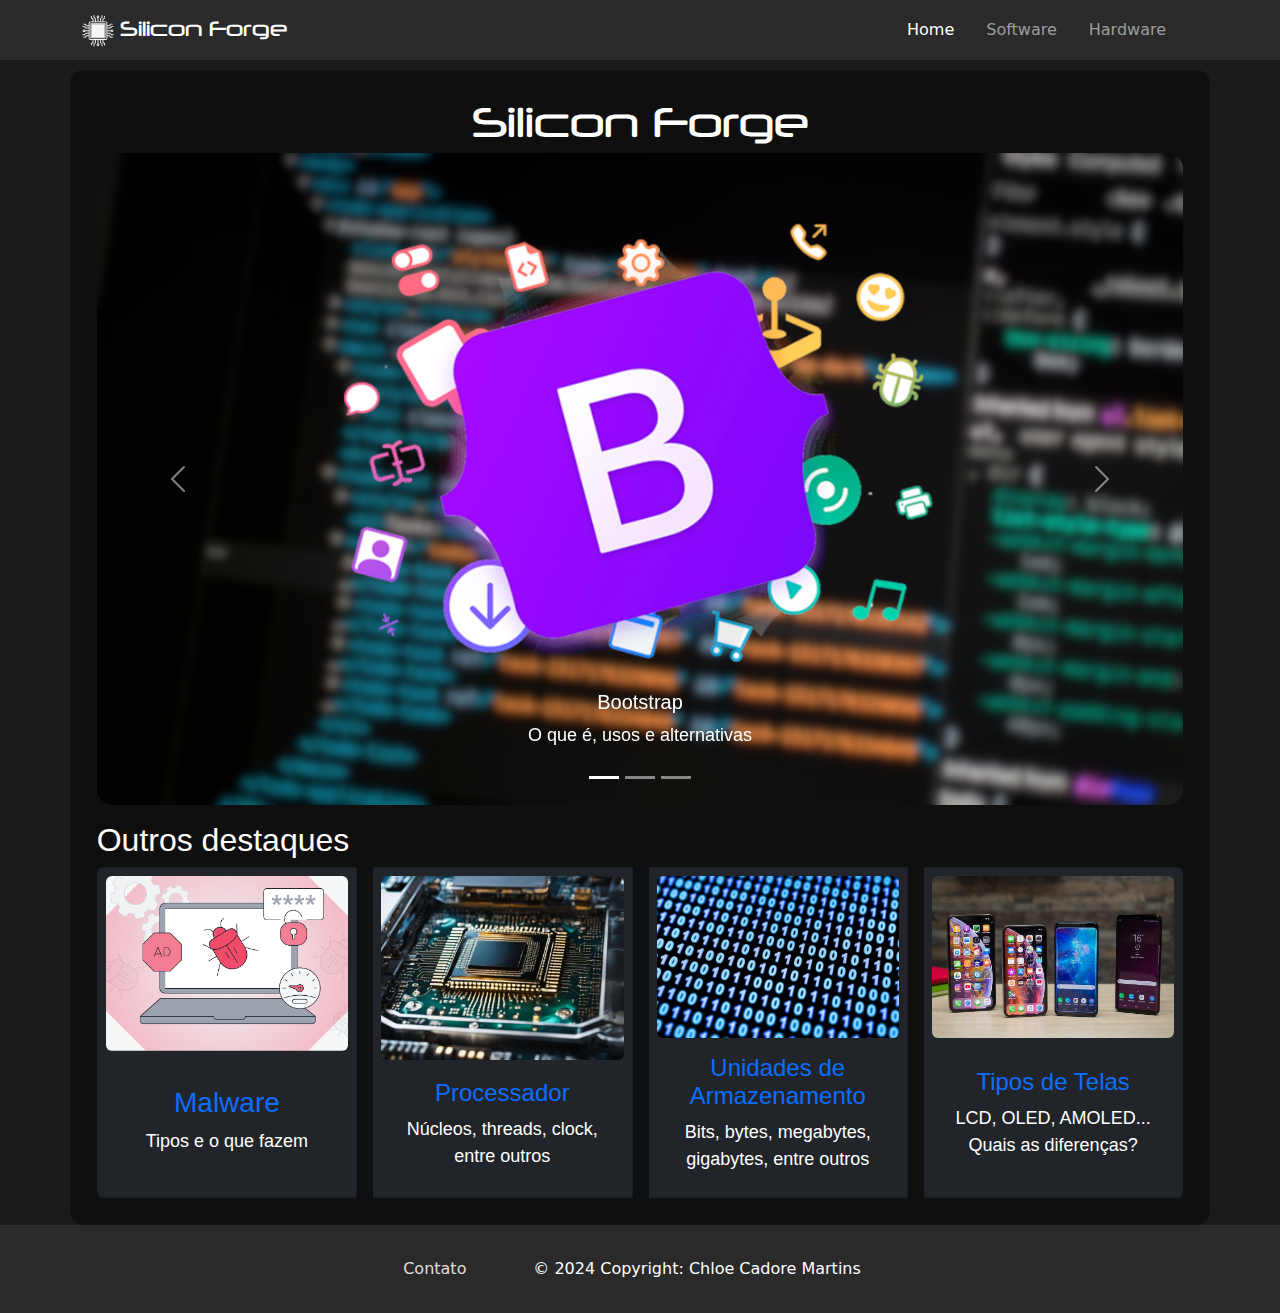
<file: index.html>
<!DOCTYPE html>
<html lang="en" class="h-100">
    <head>
        <meta charset="utf-8" />
        <meta name="viewport" content="width=device-width, initial-scale=1, shrink-to-fit=no" />
        <meta name="description" content="" />
        <meta name="author" content="" />
        <title>Silicon Forge</title>

        <link rel="icon" type="image/x-icon" href="./res/img/cpu.svg" />
        <link rel="stylesheet" href="./res/styles/bootstrap/bootstrap.min.css">
        <link rel="stylesheet" href="./res/styles/layout.css">
        <link rel="stylesheet" href="./res/styles/fonts.css">

        <style>
        @media (max-width: 768px) {
            .card-group {
                flex-flow: wrap;
                flex-direction: column;
            }
        }
        .carousel {
            border-radius: 1rem;
            overflow: hidden;
        }
        .card-title.card-link a {
            text-decoration: none;
        }
        </style>
    </head>
    <body id="page-top" class="d-flex flex-column h-100">
        <nav class="navbar navbar-expand-lg navbar-dark fixed-top">
            <div class="container">
                <button class="navbar-toggler" type="button" data-bs-toggle="offcanvas" data-bs-target="#offcanvasNavbar"
                    aria-controls="offcanvasNavbar" aria-label="Toggle navigation">
                    <span class="navbar-toggler-icon"></span>
                </button>
                <div class="navbar-brand">
                    <img src="./res/img/cpu.svg" class="logo" alt="An icon of a cpu" width="32">
                    <span class="website-logo">Silicon Forge</span>
                </div>
                <div class="sidebar offcanvas offcanvas-start" tabindex="-1" id="offcanvasNavbar" aria-labelledby="offcanvasNavbarLabel">
                    <div class="offcanvas-header">
                        <h5 class="offcanvas-title text-white border-bottom" id="offcanvasNavbarLabel">Silicon Forge</h5>
                        <button type="button" class="btn-close btn-close-white" data-bs-dismiss="offcanvas" aria-label="Close"></button>
                    </div>
                    <div class="offcanvas-body">
                        <ul class="navbar-nav justify-content-end flex-grow-1 pe-3">
                            <li class="nav-item mx-2">
                                <a class="nav-link active" aria-current="page" href="#">Home</a>
                            </li>
                            <li class="nav-item mx-2">
                                <a class="nav-link" href="./res/pages/categories/software.html">Software</a>
                            </li>
                            <li class="nav-item mx-2">
                                <a class="nav-link" href="./res/pages/categories/hardware.html">Hardware</a>
                            </li>
                        </ul>
                    </div>
                </div>
            </div>
        </nav>

        <main>
            <div class="container main text-white">
                <h1 class="text-center website-logo">Silicon Forge</h1>
                <div id="carouselExampleCaptions" class="carousel slide">
                    <div class="carousel-indicators">
                        <button type="button" data-bs-target="#carouselExampleCaptions" data-bs-slide-to="0" class="active"
                            aria-current="true" aria-label="Slide 1"></button>
                        <button type="button" data-bs-target="#carouselExampleCaptions" data-bs-slide-to="1"
                            aria-label="Slide 2"></button>
                        <button type="button" data-bs-target="#carouselExampleCaptions" data-bs-slide-to="2"
                            aria-label="Slide 3"></button>
                    </div>
                    <div class="carousel-inner">
                        <div class="carousel-item active">
                            <a href="./res/pages/posts/software/bootstrap.html"><img src="./res/img/destaques/bootstrap.png" class="d-block w-100" alt="Logo do Bootstrap"></a>
                            <div class="carousel-caption d-none d-md-block">
                                <h5>Bootstrap</h5>
                                <p>O que é, usos e alternativas</p>
                            </div>
                        </div>
                        <div class="carousel-item">
                            <a href="./res/pages/posts/hardware/thunderboltvsusb.html"><img src="./res/img/destaques/thunderboltvsusb.png" class="d-block w-100" alt="Logos do USB e Thunderbolt"></a>
                            <div class="carousel-caption text-dark d-none d-md-block">
                                <h5>Thunderbolt VS USB 4</h5>
                                <p>Principais diferenças e vantagens</p>
                            </div>
                        </div>
                        <div class="carousel-item">
                            <a href="./res/pages/posts/software/distroslinux.html"><img src="./res/img/destaques/distroslinux.png" class="d-block w-100" alt="Distribuições linux"></a>
                            <div class="carousel-caption d-none d-md-block">
                                <h5>Distribuições Linux</h5>
                                <p>O que são, e qual eu deveria escolher?</p>
                            </div>
                        </div>
                    </div>
                    <button class="carousel-control-prev" type="button" data-bs-target="#carouselExampleCaptions" data-bs-slide="prev">
                        <span class="carousel-control-prev-icon" aria-hidden="true"></span>
                        <span class="visually-hidden">Previous</span>
                    </button>
                    <button class="carousel-control-next" type="button" data-bs-target="#carouselExampleCaptions" data-bs-slide="next">
                        <span class="carousel-control-next-icon" aria-hidden="true"></span>
                        <span class="visually-hidden">Next</span>
                    </button>
                </div>
                <h2 class="mt-3">Outros destaques</h2>
                <div class="card-group gap-3 wrap">
                    <div class="card bg-dark text-white p-2">
                        <img
                            class="card-img-top rounded"
                            src="./res/img/artigos/malware.png"
                            alt="Card image cap"
                        />
                        <div class="card-body d-flex align-items-center justify-content-center flex-column">
                            <h3 class="card-title card-link"><a href="./res/pages/posts/software/">Malware</a></h3>
                            <p class="card-text">Tipos e o que fazem</p>
                        </div>
                    </div>
                    <div class="card bg-dark text-white p-2">
                        <img
                            class="card-img-top rounded"
                            src="./res/img/artigos/processador.jpeg"
                            alt="Card image cap"
                        />
                        <div class="card-body d-flex align-items-center justify-content-center flex-column">
                            <h4 class="card-title card-link"><a href="./res/pages/posts/hardware/">Processador</a></h4>
                            <p class="card-text text-center">Núcleos, threads, clock, entre outros</p>
                        </div>
                    </div>
                    <div class="card bg-dark text-white p-2">
                        <img
                            class="card-img-top rounded"
                            src="./res/img/artigos/unidades.jpeg"
                            alt="Card image cap"
                        />
                        <div class="card-body d-flex align-items-center justify-content-center flex-column">
                            <h4 class="card-title card-link text-center"><a href="./res/pages/posts/software/">Unidades de Armazenamento</a></h4>
                            <p class="card-text text-center">Bits, bytes, megabytes, gigabytes, entre outros</p>
                        </div>
                    </div>
                    <div class="card bg-dark text-white p-2">
                        <img
                            class="card-img-top rounded"
                            src="./res/img/artigos/telas.jpeg"
                            alt="Card image cap"
                        />
                        <div class="card-body d-flex align-items-center justify-content-center flex-column">
                            <h4 class="card-title card-link"><a href="./res/pages/posts/hardware/">Tipos de Telas</a></h4>
                            <p class="card-text text-center">LCD, OLED, AMOLED... Quais as diferenças?</p>
                        </div>
                    </div>
                </div>
                
            </div>
        </main>

        <footer class="text-white text-center text-lg-start footer mt-auto p-3">
            <div class="d-flex justify-content-center align-items-center">
                <ul class="m-0 p-0 d-flex flex-column align-items-center">
                    <li>
                        <a class="nav-link" href="./res/pages/contato.html">Contato</a>
                    </li>
                </ul>
                <div class="text-center p-3">
                    © 2024 Copyright: Chloe Cadore Martins
                </div>
            </div>
        </footer>

        <!-- Bootstrap core JS-->
        <script src="./res/js/bootstrap/bootstrap.bundle.min.js"></script>
        <!-- Core theme JS-->
        <script src="./res/js/scripts.js"></script>
    </body>
</html>
</file>
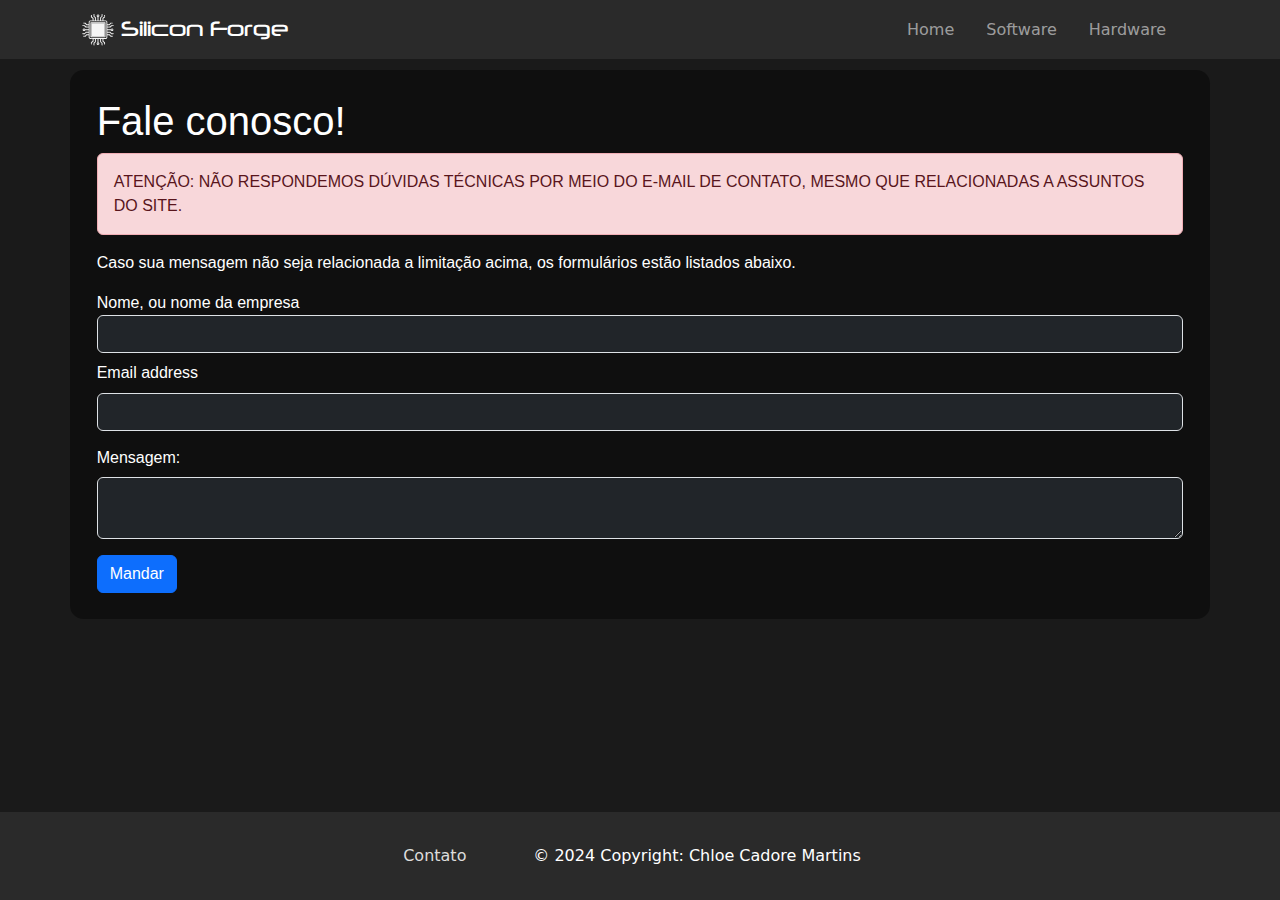
<file: res/pages/contato.html>
<!DOCTYPE html>
<html lang="en" class="h-100">
    <head>
        <meta charset="utf-8" />
        <meta name="viewport" content="width=device-width, initial-scale=1, shrink-to-fit=no" />
        <meta name="description" content="" />
        <meta name="author" content="" />
        <title>Silicon Forge - Contato</title>

        <link rel="icon" type="image/x-icon" href="../img/cpu.svg" />
        <link rel="stylesheet" href="../styles/bootstrap/bootstrap.min.css">
        <link rel="stylesheet" href="../styles/layout.css">
        <link rel="stylesheet" href="../styles/cardspost.css">
        <link rel="stylesheet" href="../styles/fonts.css">

        <style>
            input::placeholder {
                color: white;
            }

            input::-webkit-input-placeholder {
                color: white;
            }

            input::-moz-placeholder {
                color: white;
            }

            input::-ms-input-placeholder {
                color: white;
            }
        </style>
    </head>
    <body id="page-top" class="d-flex flex-column h-100">
        <nav class="navbar navbar-expand-lg navbar-dark fixed-top">
            <div class="container">
                <button class="navbar-toggler" type="button" data-bs-toggle="offcanvas" data-bs-target="#offcanvasNavbar"
                    aria-controls="offcanvasNavbar" aria-label="Toggle navigation">
                    <span class="navbar-toggler-icon"></span>
                </button>
                <div class="navbar-brand">
                    <a class="website-logo" href="../../index.html">
                        <img src="../img/cpu.svg" class="logo" width="32" alt="An icon of a cpu">
                        Silicon Forge
                    </a>
                </div>
                <div class="sidebar offcanvas offcanvas-start" tabindex="-1" id="offcanvasNavbar" aria-labelledby="offcanvasNavbarLabel">
                    <div class="offcanvas-header">
                        <h5 class="offcanvas-title text-white border-bottom" id="offcanvasNavbarLabel">Silicon Forge</h5>
                        <button type="button" class="btn-close btn-close-white" data-bs-dismiss="offcanvas" aria-label="Close"></button>
                    </div>
                    <div class="offcanvas-body">
                        <ul class="navbar-nav justify-content-end flex-grow-1 pe-3">
                            <li class="nav-item mx-2">
                                <a class="nav-link" href="../../index.html">Home</a>
                            </li>
                            <li class="nav-item mx-2">
                                <a class="nav-link" href="./categories/software.html">Software</a>
                            </li>
                            <li class="nav-item mx-2">
                                <a class="nav-link" href="./categories/hardware.html">Hardware</a>
                            </li>
                        </ul>
                    </div>
                </div>
            </div>
        </nav>

        <main>
            <div class="container main text-white">
                <h1>Fale conosco!</h1>
                <div class="alert alert-danger" role="alert">
                    ATENÇÃO: NÃO RESPONDEMOS DÚVIDAS TÉCNICAS POR MEIO DO E-MAIL DE CONTATO, MESMO QUE RELACIONADAS A ASSUNTOS DO SITE.
                </div>
                Caso sua mensagem não seja relacionada a limitação acima, os formulários estão listados abaixo.
                
                <form id="contact-form">
                    <div class="form-group mb-2 mt-3">
                        <label for="inputName">Nome, ou nome da empresa</label>
                        <input type="name" class="form-control bg-dark text-white" id="inputName" aria-describedby="nameHelp" placeholder="Digite um nome ou nome de empresa." name="name" >
                    </div>
                
                    <div class="form-group mb-2">
                        <label for="inputEmail" class="form-label">Email address</label>
                        <input type="email" class="form-control bg-dark text-white" aria-describedby="emailHelp" placeholder="seuemail@provedor.com">
                    </div>
                
                    <div class="form-group mb-3">
                        <label for="message-text" class="col-form-label">Mensagem:</label>
                        <textarea name="message" class="form-control bg-dark text-white" id="inputMessage" placeholder="Escreva seu e-mail"></textarea>
                     </div>
                
                    <button type="submit" class="btn btn-primary" data-bs-toggle="modal" data-bs-target="#exampleModal">Mandar</button>
                </form>
            </div>
        </main>

        <div class="modal fade" id="exampleModal" tabindex="-1" aria-labelledby="exampleModalLabel" aria-hidden="true">
            <div class="modal-dialog">
                <div class="modal-content">
                    <div class="modal-header">
                        <h1 class="modal-title fs-5" id="exampleModalLabel">Silicon Forge</h1>
                        <button type="button" class="btn-close" data-bs-dismiss="modal" aria-label="Close"></button>
                    </div>
                    <div class="modal-body">
                        Mensagem mandada com sucesso!
                    </div>
                </div>
            </div>
        </div>
          

        <footer class="text-white text-center text-lg-start footer mt-auto p-3">
            <div class="d-flex justify-content-center align-items-center" >
                <ul class="m-0 p-0 d-flex flex-column align-items-center">
                    <li class="">
                        <a class="nav-link active" aria-current="page" href="#">Contato</a>
                    </li>
                </ul>
                <div class="text-center p-3">
                    © 2024 Copyright: Chloe Cadore Martins
                </div>
            </div>
        </footer>

        <!-- Bootstrap core JS-->
        <script src="../js/bootstrap/bootstrap.bundle.min.js"></script>
        <!-- Core theme JS-->
        <script src="../js/scripts.js"></script>
    </body>
</html>
</file>
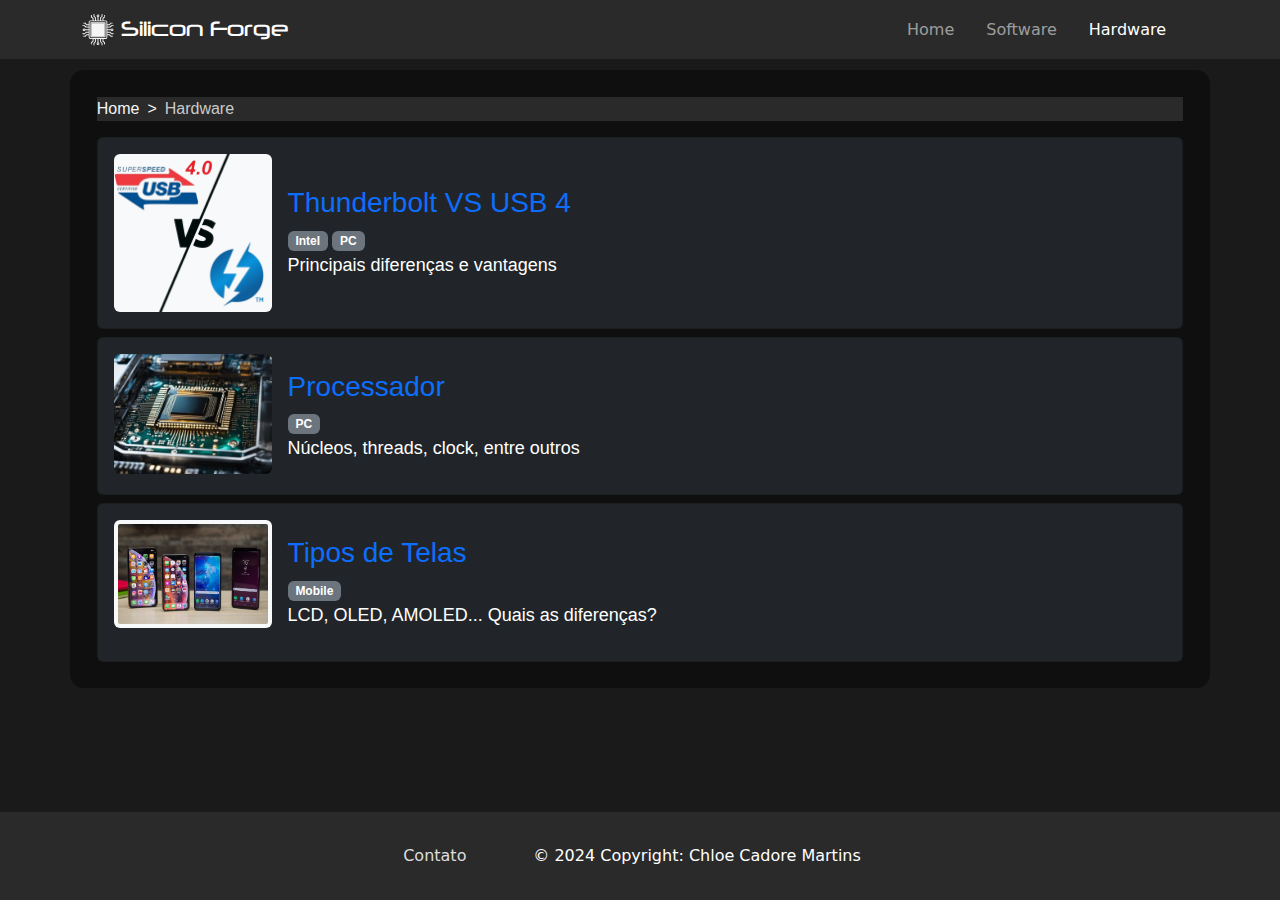
<file: res/pages/categories/hardware.html>
<!DOCTYPE html>
<html lang="en" class="h-100">
    <head>
        <meta charset="utf-8" />
        <meta name="viewport" content="width=device-width, initial-scale=1, shrink-to-fit=no" />
        <meta name="description" content="" />
        <meta name="author" content="" />
        <title>Silicon Forge - Hardware</title>

        <link rel="icon" type="image/x-icon" href="../../img/cpu.svg" />
        <link href="../../styles/bootstrap/bootstrap.min.css" rel="stylesheet">
        <link href="../../styles/layout.css" rel="stylesheet">
        <link href="../../styles/breadcrumb.css" rel="stylesheet">
        <link rel="stylesheet" href="../../styles/cardspost.css">
        <link rel="stylesheet" href="../../styles/fonts.css">
    </head>
    <body id="page-top" class="d-flex flex-column h-100">
        <nav class="navbar navbar-expand-lg navbar-dark fixed-top">
            <div class="container">
                <button class="navbar-toggler" type="button" data-bs-toggle="offcanvas" data-bs-target="#offcanvasNavbar"
                    aria-controls="offcanvasNavbar" aria-label="Toggle navigation">
                    <span class="navbar-toggler-icon"></span>
                </button>
                <div class="navbar-brand">
                    <a class="website-logo" href="../../../index.html">
                        <img src="../../img/cpu.svg" class="logo" width="32" alt="An icon of a cpu">
                        Silicon Forge
                    </a>
                </div>
                <div class="sidebar offcanvas offcanvas-start" tabindex="-1" id="offcanvasNavbar" aria-labelledby="offcanvasNavbarLabel">
                    <div class="offcanvas-header">
                        <h5 class="offcanvas-title text-white border-bottom" id="offcanvasNavbarLabel">Silicon Forge</h5>
                        <button type="button" class="btn-close btn-close-white" data-bs-dismiss="offcanvas" aria-label="Close"></button>
                    </div>
                    <div class="offcanvas-body">
                        <ul class="navbar-nav justify-content-end flex-grow-1 pe-3">
                            <li class="nav-item mx-2">
                                <a class="nav-link" href="../../../index.html">Home</a>
                            </li>
                            <li class="nav-item mx-2">
                                <a class="nav-link" href="./software.html">Software</a>
                            </li>
                            <li class="nav-item mx-2">
                                <a class="nav-link active" aria-current="page" href="#">Hardware</a>
                            </li>
                        </ul>
                    </div>
                </div>
            </div>
        </nav>

        <main>            
            <div class="container main text-white mb-3">
                <nav aria-label="breadcrumb">
                    <ol class="breadcrumb">
                        <li class="breadcrumb-item"><a href="../../../../index.html">Home</a></li>
                        <li class="breadcrumb-item active" aria-current="page">Hardware</li>
                    </ol>
                </nav>

                <div class="d-flex flex-column gap-2">
                    <div class="card bg-dark text-white p-3 d-flex flex-row">
                        <div class="card-img-div">
                            <img
                                src="../../img/artigos/thunderboltvsusb.png"
                                class="img-fluid rounded bg-light"
                                alt="Card title"
                            />
                        </div>
                        <div class="card-body d-flex flex-column justify-content-center">
                            <h3 class="card-title card-link"><a href="../posts/hardware/thunderboltvsusb.html">Thunderbolt VS USB 4</a></h3>
                            <div clas="d-flex flex-row">
                                <span class="badge text-bg-secondary">Intel</span>
                                <span class="badge text-bg-secondary">PC</span>
                            </div>
                            <p class="card-text">
                                Principais diferenças e vantagens
                            </p>
                        </div>
                    </div>

                    <div class="card bg-dark text-white p-3 d-flex flex-row">
                        <div class="card-img-div">
                            <img
                                src="../../img/artigos/processador.jpeg"
                                class="img-fluid rounded bg-light"
                                alt="Card title"
                            />
                        </div>
                        <div class="card-body d-flex flex-column justify-content-center">
                            <h3 class="card-title card-link"><a href="../posts/hardware/processador.html">Processador</a></h3>
                            <div clas="d-flex flex-row">
                                <span class="badge text-bg-secondary">PC</span>
                            </div>
                            <p class="card-text">
                                Núcleos, threads, clock, entre outros
                            </p>
                        </div>
                    </div>

                    <div class="card bg-dark text-white p-3 d-flex flex-row">
                        <div class="card-img-div">
                            <img
                                src="../../img/artigos/telas.jpeg"
                                class="img-fluid rounded bg-light p-1"
                                alt="Card title"
                            />
                        </div>
                        <div class="card-body d-flex flex-column justify-content-center">
                            <h3 class="card-title card-link"><a href="../posts/hardware/tipostelas.thml">Tipos de Telas</a></h3>
                            <div clas="d-flex flex-row">
                                <span class="badge text-bg-secondary">Mobile</span>
                            </div>
                            <p class="card-text">
                                LCD, OLED, AMOLED... Quais as diferenças?
                            </p>
                        </div>
                    </div>
                </div>
            </div>
        </main>

        <footer class="text-white text-center text-lg-start footer mt-auto p-3">
            <div class="d-flex justify-content-center align-items-center" >
                <ul class="m-0 p-0 d-flex flex-column align-items-center">
                    <li>
                        <a class="nav-link" href="../contato.html">Contato</a>
                    </li>
                </ul>
                <div class="text-center p-3">
                    © 2024 Copyright: Chloe Cadore Martins
                </div>
            </div>
        </footer>

        <!-- Bootstrap core JS-->
        <script src="../../js/bootstrap/bootstrap.bundle.min.js"></script>
        <!-- Core theme JS-->
        <script src="../../js/scripts.js"></script>
    </body>
</html>
</file>
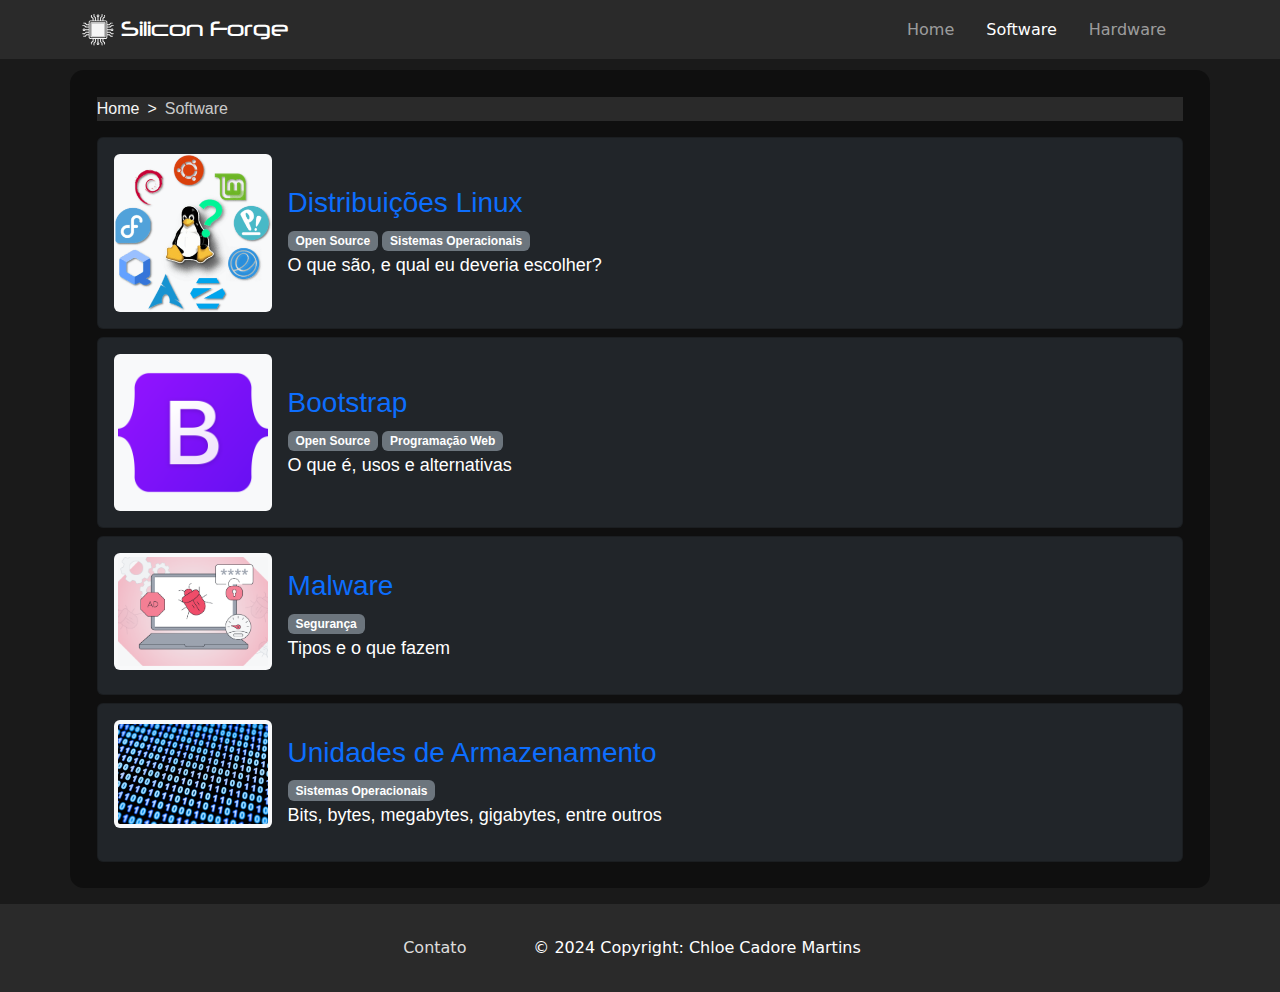
<file: res/pages/categories/software.html>
<!DOCTYPE html>
<html lang="en" class="h-100">
    <head>
        <meta charset="utf-8" />
        <meta name="viewport" content="width=device-width, initial-scale=1, shrink-to-fit=no" />
        <meta name="description" content="" />
        <meta name="author" content="" />
        <title>Silicon Forge - Software</title>

        <link rel="icon" type="image/x-icon" href="../../img/cpu.svg" />
        <link href="../../styles/bootstrap/bootstrap.min.css" rel="stylesheet">
        <link href="../../styles/layout.css" rel="stylesheet">
        <link href="../../styles/breadcrumb.css" rel="stylesheet">
        <link rel="stylesheet" href="../../styles/cardspost.css">
        <link rel="stylesheet" href="../../styles/categories.css">
        <link rel="stylesheet" href="../../styles/fonts.css">
    </head>
    <body id="page-top" class="d-flex flex-column h-100">
        <nav class="navbar navbar-expand-lg navbar-dark fixed-top">
            <div class="container">
                <button class="navbar-toggler" type="button" data-bs-toggle="offcanvas" data-bs-target="#offcanvasNavbar"
                    aria-controls="offcanvasNavbar" aria-label="Toggle navigation">
                    <span class="navbar-toggler-icon"></span>
                </button>
                <div class="navbar-brand">
                    <a class="website-logo" href="../../../index.html">
                        <img src="../../img/cpu.svg" class="logo" width="32" alt="An icon of a cpu">
                        Silicon Forge
                    </a>
                </div>
                <div class="sidebar offcanvas offcanvas-start" tabindex="-1" id="offcanvasNavbar" aria-labelledby="offcanvasNavbarLabel">
                    <div class="offcanvas-header">
                        <h5 class="offcanvas-title text-white border-bottom" id="offcanvasNavbarLabel">Silicon Forge</h5>
                        <button type="button" class="btn-close btn-close-white" data-bs-dismiss="offcanvas" aria-label="Close"></button>
                    </div>
                    <div class="offcanvas-body">
                        <ul class="navbar-nav justify-content-end flex-grow-1 pe-3">
                            <li class="nav-item mx-2">
                                <a class="nav-link" href="../../../index.html">Home</a>
                            </li>
                            <li class="nav-item mx-2">
                                <a class="nav-link active" aria-current="page" href="#">Software</a>
                            </li>
                            <li class="nav-item mx-2">
                                <a class="nav-link" href="./hardware.html">Hardware</a>
                            </li>
                        </ul>
                    </div>
                </div>
            </div>
        </nav>

        <main>            
            <div class="container main text-white mb-3">
                <nav aria-label="breadcrumb">
                    <ol class="breadcrumb">
                        <li class="breadcrumb-item"><a href="../../../index.html">Home</a></li>
                        <li class="breadcrumb-item active" aria-current="page">Software</li>
                    </ol>
                </nav>

                <div class="d-flex flex-column gap-2">
                    <div class="card bg-dark text-white p-3 d-flex flex-row">
                        <div class="card-img-div">
                            <img
                                src="../../img/artigos/linuxdistros.png"
                                class="img-fluid rounded bg-light"
                                alt="Card title"
                            />
                        </div>
                        <div class="card-body d-flex flex-column justify-content-center">
                            <h3 class="card-title card-link"><a href="../posts/software/distroslinux.html">Distribuições Linux</a></h3>
                            <div clas="d-flex flex-row">
                                <span class="badge text-bg-secondary">Open Source</span>
                                <span class="badge text-bg-secondary">Sistemas Operacionais</span>
                            </div>
                            <p class="card-text">
                                O que são, e qual eu deveria escolher?
                            </p>
                        </div>
                    </div>

                    <div class="card bg-dark text-white p-3 d-flex flex-row">
                        <div class="card-img-div">
                            <img
                                src="../../img/artigos/bootstrap.png"
                                class="img-fluid rounded bg-light p-1"
                                alt="Card title"
                            />
                        </div>
                        <div class="card-body d-flex flex-column justify-content-center">
                            <h3 class="card-title card-link"><a href="../posts/software/bootstrap.html">Bootstrap</a></h3>
                            <div clas="d-flex flex-row">
                                <span class="badge text-bg-secondary">Open Source</span>
                                <span class="badge text-bg-secondary">Programação Web</span>
                            </div>
                            <p class="card-text">
                                O que é, usos e alternativas
                            </p>
                        </div>
                    </div>

                    <div class="card bg-dark text-white p-3 d-flex flex-row">
                        <div class="card-img-div">
                            <img
                                src="../../img/artigos/malware.png"
                                class="img-fluid rounded bg-light p-1"
                                alt="Card title"
                            />
                        </div>
                        <div class="card-body d-flex flex-column justify-content-center">
                            <h3 class="card-title card-link"><a href="../posts/software/malware.html">Malware</a></h3>
                            <div clas="d-flex flex-row">
                                <span class="badge text-bg-secondary">Segurança</span>
                            </div>
                            <p class="card-text">
                                Tipos e o que fazem
                            </p>
                        </div>
                    </div>

                    <div class="card bg-dark text-white p-3 d-flex flex-row">
                        <div class="card-img-div">
                            <img
                                src="../../img/artigos/unidades.jpeg"
                                class="img-fluid rounded bg-light p-1"
                                alt="Card title"
                            />
                        </div>
                        <div class="card-body d-flex flex-column justify-content-center">
                            <h3 class="card-title card-link"><a href="../posts/software/unidades.html">Unidades de Armazenamento</a></h3>
                            <div clas="d-flex flex-row">
                                <span class="badge text-bg-secondary">Sistemas Operacionais</span>
                            </div>
                            <p class="card-text">
                                Bits, bytes, megabytes, gigabytes, entre outros
                            </p>
                        </div>
                    </div>
                </div>
            </div>
        </main>

        <footer class="text-white text-center text-lg-start footer mt-auto p-3">
            <div class="d-flex justify-content-center align-items-center" >
                <ul class="m-0 p-0 d-flex flex-column align-items-center">
                    <li>
                        <a class="nav-link" href="../contato.html">Contato</a>
                    </li>
                </ul>
                <div class="text-center p-3">
                    © 2024 Copyright: Chloe Cadore Martins
                </div>
            </div>
        </footer>

        <!-- Bootstrap core JS-->
        <script src="../../js/bootstrap/bootstrap.bundle.min.js"></script>
        <!-- Core theme JS-->
        <script src="../../js/scripts.js"></script>
    </body>
</html>
</file>
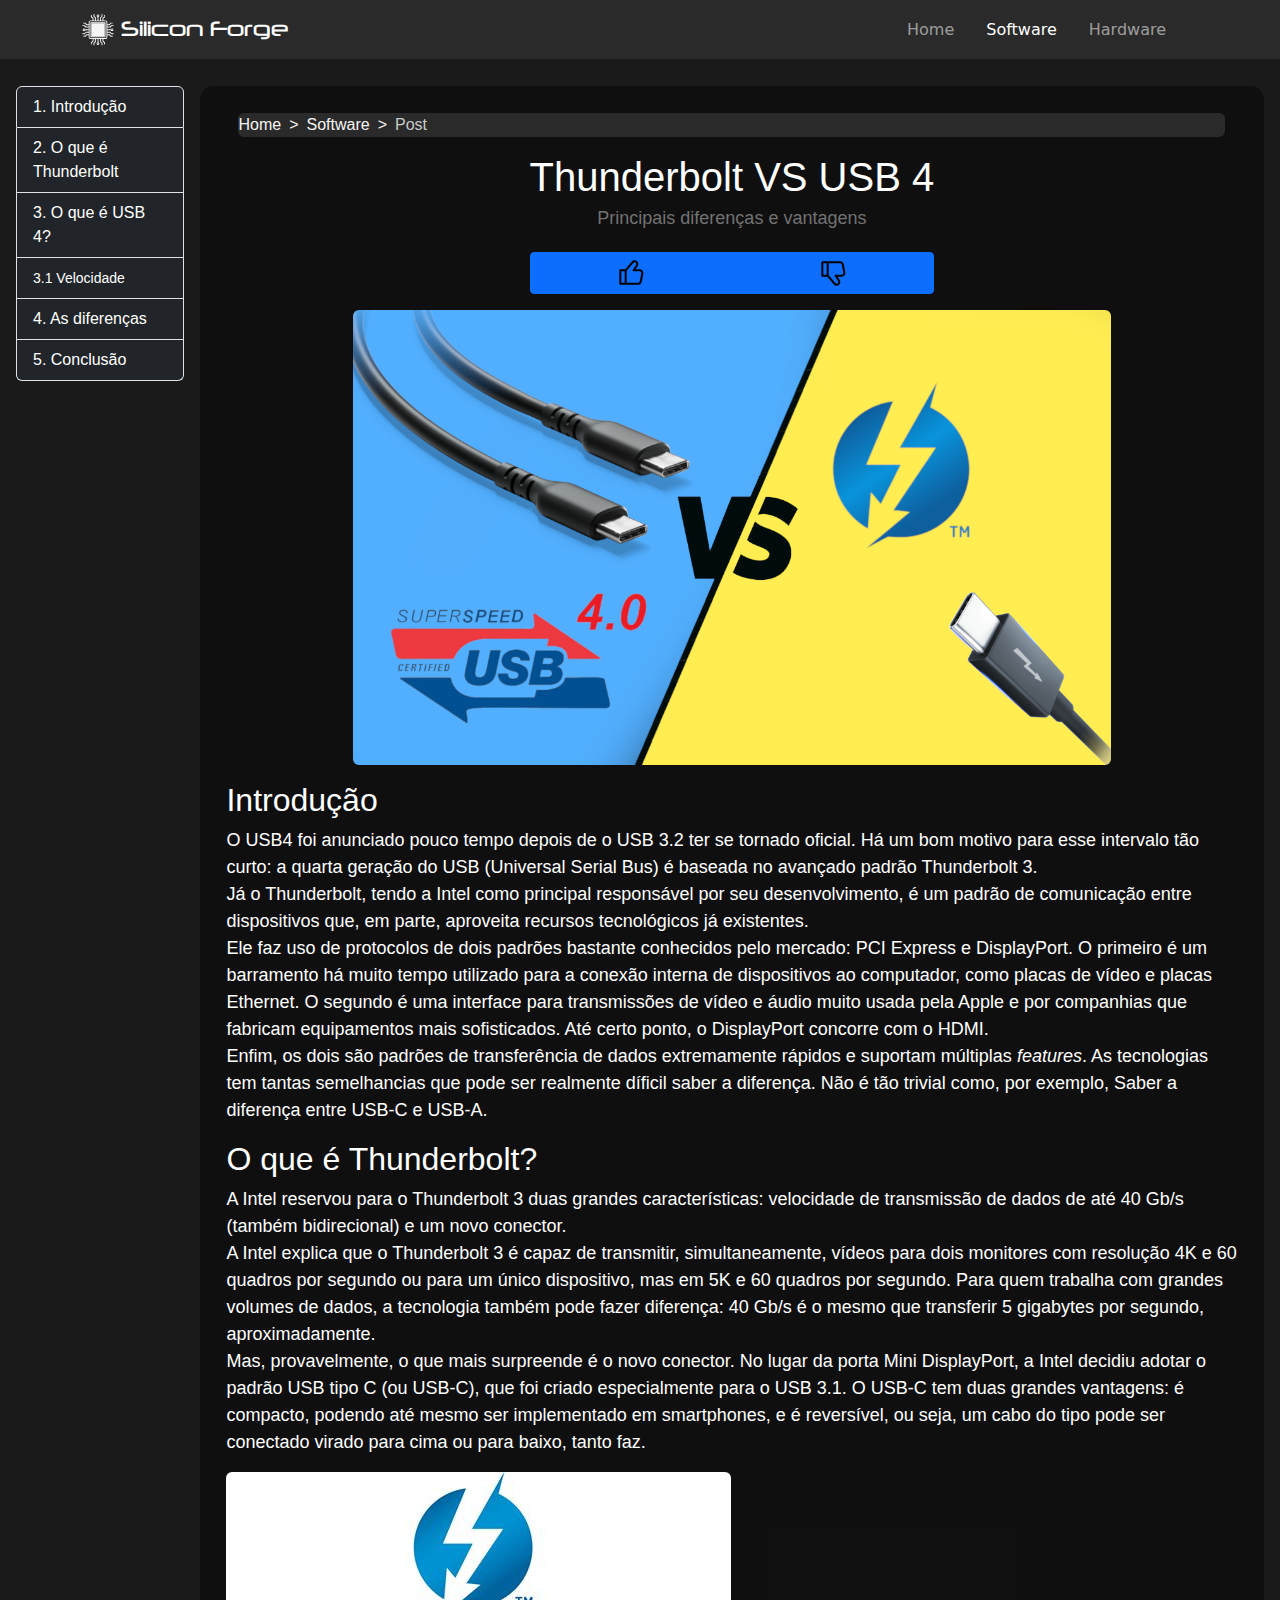
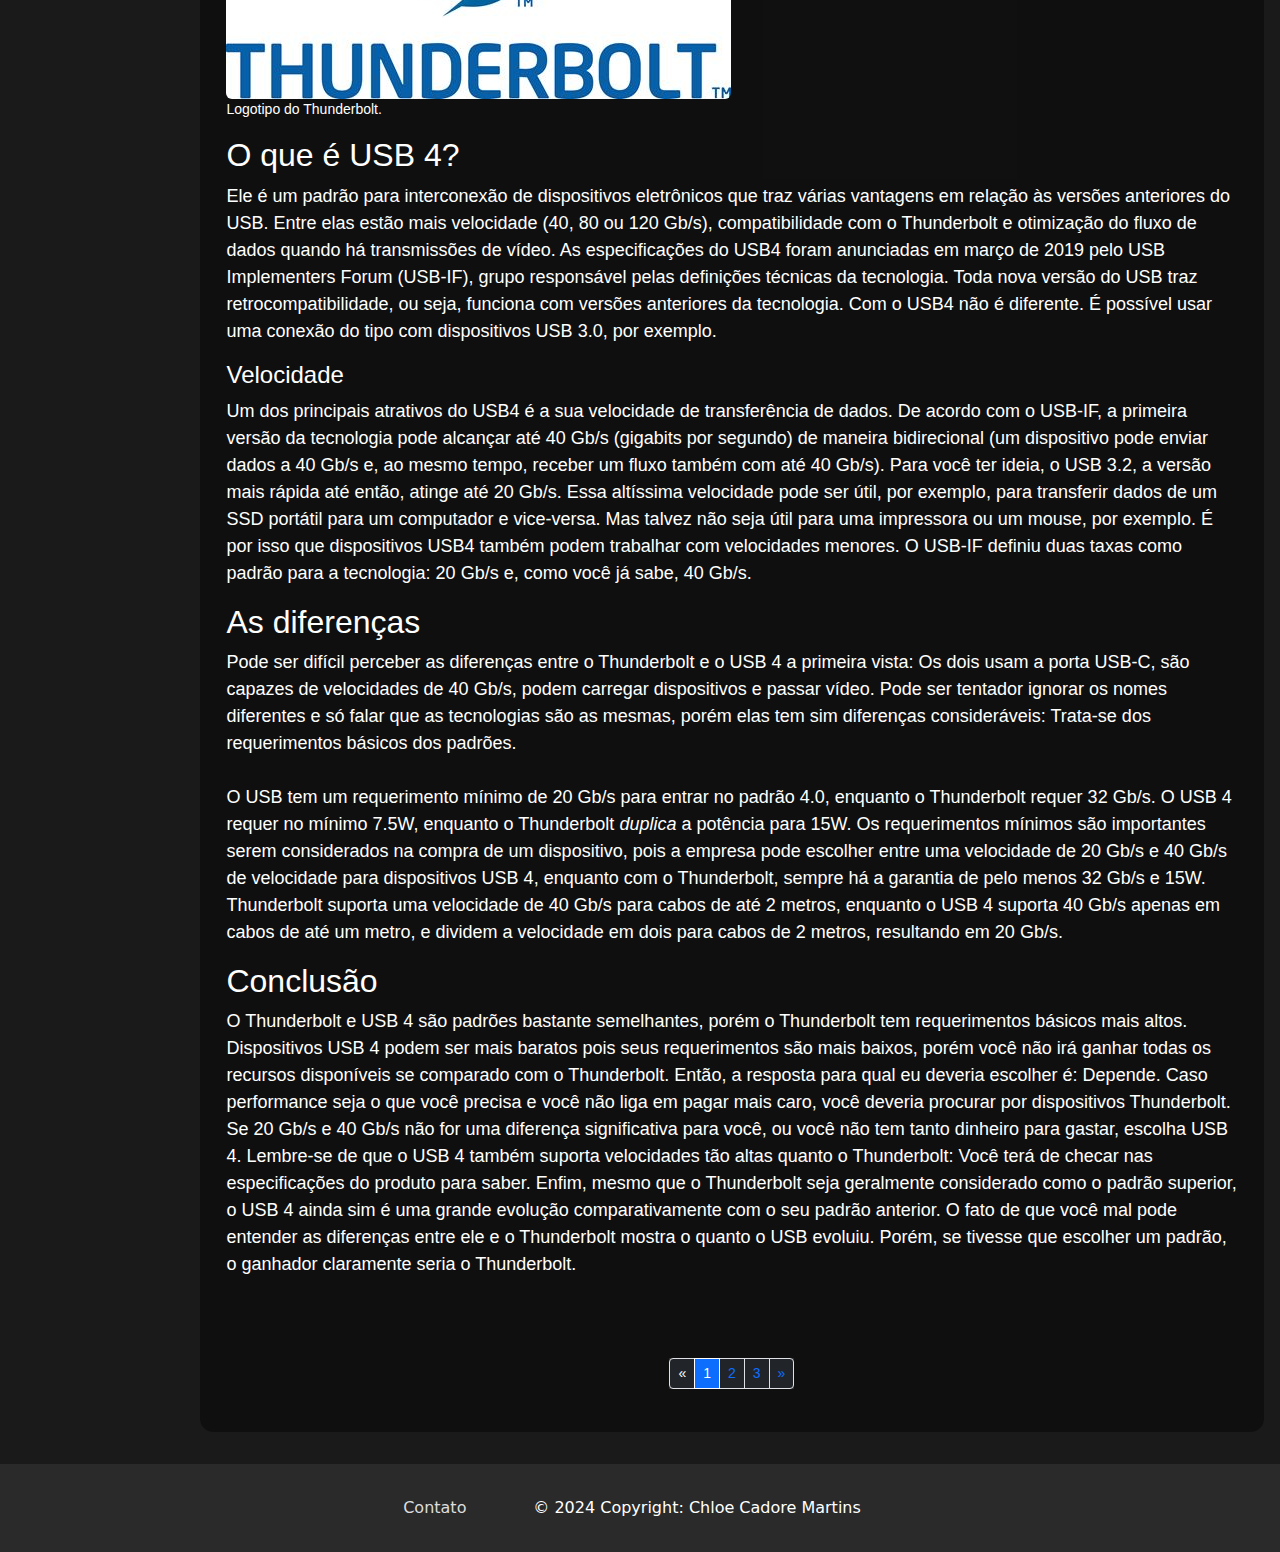
<file: res/pages/posts/hardware/thunderboltvsusb.html>
<!DOCTYPE html>
<html lang="en" class="h-100">

<head>
    <meta charset="utf-8" />
    <meta name="viewport" content="width=device-width, initial-scale=1, shrink-to-fit=no" />
    <meta name="description" content="" />
    <meta name="author" content="" />
    <title>Silicon Forge - Post</title>

    <link rel="icon" type="image/x-icon" href="../../../img/cpu.svg" />
    <link href="../../../styles/bootstrap/bootstrap.min.css" rel="stylesheet">
    <link href="../../../styles/layout.css" rel="stylesheet">
    <link href="../../../styles/breadcrumb.css" rel="stylesheet">
    <link rel="stylesheet" href="../../../styles/cardspost.css">
    <link rel="stylesheet" href="../../../styles/post.css">
    <link rel="stylesheet" href="../../../styles/fonts.css">
</head>

<body id="page-top" class="d-flex flex-column h-100">
    <nav class="navbar navbar-expand-lg navbar-dark fixed-top">
        <div class="container">
            <button class="navbar-toggler" type="button" data-bs-toggle="offcanvas" data-bs-target="#offcanvasNavbar"
                aria-controls="offcanvasNavbar" aria-label="Toggle navigation">
                <span class="navbar-toggler-icon"></span>
            </button>
            <button class="navbar-toggler btn btn-primary" type="button" data-bs-toggle="offcanvas"
                data-bs-target="#sumarioOffcanvas" aria-controls="sumarioOffcanvas" aria-label="Toggle navigation">
                <span>Abrir Sumário</span>
            </button>
            <div class="navbar-brand">
                <a class="website-logo" href="../../../../index.html">
                    <img src="../../../img/cpu.svg" class="logo" width="32" alt="An icon of a cpu">
                    Silicon Forge
                </a>
            </div>
            <div class="sidebar offcanvas offcanvas-start" tabindex="-1" id="offcanvasNavbar"
                aria-labelledby="offcanvasNavbarLabel">
                <div class="offcanvas-header">
                    <h5 class="offcanvas-title text-white border-bottom" id="offcanvasNavbarLabel">Silicon Forge</h5>
                    <button type="button" class="btn-close btn-close-white" data-bs-dismiss="offcanvas"
                        aria-label="Close"></button>
                </div>
                <div class="offcanvas-body">
                    <ul class="navbar-nav justify-content-end flex-grow-1 pe-3">
                        <li class="nav-item mx-2">
                            <a class="nav-link" href="../../../../index.html">Home</a>
                        </li>
                        <li class="nav-item mx-2">
                            <a class="nav-link active" aria-current="page" href="#">Software</a>
                        </li>
                        <li class="nav-item mx-2">
                            <a class="nav-link" href="../../categories/hardware.html">Hardware</a>
                        </li>
                    </ul>
                </div>
            </div>
        </div>
    </nav>

    <main>
        <div class="d-flex gap-3 m-3">
            <div class="offcanvas-md offcanvas-end text-white" tabindex="-1" id="sumarioOffcanvas"
                aria-labelledby="sumarioOffcanvasLabel">
                <div class="offcanvas-header bg-dark">
                    <h5 class="offcanvas-title" id="sumarioOffcanvasLabel">Sumário</h5>
                    <button type="button" class="btn-close btn-close-white" data-bs-dismiss="offcanvas"
                        aria-label="Close"></button>
                </div>
                <div class="offcanvas-body sumario bg-dark">
                    <ul class="list-group">
                        <a href="#Introducao" class="list-group-item list-group-item-action bg-dark text-white">1. Introdução</a>
                        <a href="#Thunderbolt" class="list-group-item list-group-item-action bg-dark text-white">2. O que é Thunderbolt</a>
                        <a href="#USB" class="list-group-item list-group-item-action bg-dark text-white">3. O que é USB 4?</a>
                        <a href="#velocidadeusb" class="list-group-item list-group-item-action bg-dark text-white"><small>3.1 Velocidade</small></a>
                        <a href="#Comparacao" class="list-group-item list-group-item-action bg-dark text-white">4. As diferenças</a>
                        <a href="#Conclusao" class="list-group-item list-group-item-action bg-dark text-white">5. Conclusão</a>
                    </ul>
                </div>
            </div>

            <div class="post-container container d-flex flex-column align-items-center text-white main mb-3 flex-grow-1">
                <div class="container">
                    <nav class="rounded" aria-label="breadcrumb">
                        <ol class="breadcrumb">
                            <li class="breadcrumb-item"><a href="../../../../index.html">Home</a></li>
                            <li class="breadcrumb-item"><a href="../../categories/software.html">Software</a></li>
                            <li class="breadcrumb-item active" aria-current="page">Post</li>
                        </ol>
                    </nav>
                </div>

                <div class="d-flex flex-column text-center">
                    <h1 class="blog-post-title">Thunderbolt VS USB 4</h1>
                    <p class="blog-post-subtitle">Principais diferenças e vantagens</p>
                    <div class="btn-group !spacing mb-3" role="group" aria-label="Basic example">
                        <button id="btn-like" class="btn btn-primary btn-sm " type="button">
                            <svg width="32" viewBox="0 0 24 24" fill="none" xmlns="http://www.w3.org/2000/svg"><g id="SVGRepo_bgCarrier" stroke-width="0"></g><g id="SVGRepo_tracerCarrier" stroke-linecap="round" stroke-linejoin="round"></g><g id="SVGRepo_iconCarrier"> <path d="M8 10V20M8 10L4 9.99998V20L8 20M8 10L13.1956 3.93847C13.6886 3.3633 14.4642 3.11604 15.1992 3.29977L15.2467 3.31166C16.5885 3.64711 17.1929 5.21057 16.4258 6.36135L14 9.99998H18.5604C19.8225 9.99998 20.7691 11.1546 20.5216 12.3922L19.3216 18.3922C19.1346 19.3271 18.3138 20 17.3604 20L8 20" stroke="#000000" stroke-width="1.5" stroke-linecap="round" stroke-linejoin="round"></path> </g></svg>
                        </button>
                        <button id="btn-dislike" class="btn btn-primary btn-sm" type="button">
                            <svg width="32" viewBox="0 0 24 24" fill="none" xmlns="http://www.w3.org/2000/svg"><g id="SVGRepo_bgCarrier" stroke-width="0"></g><g id="SVGRepo_tracerCarrier" stroke-linecap="round" stroke-linejoin="round"></g><g id="SVGRepo_iconCarrier"> <path d="M8 14V4M8 14L4 14V4.00002L8 4M8 14L13.1956 20.0615C13.6886 20.6367 14.4642 20.884 15.1992 20.7002L15.2467 20.6883C16.5885 20.3529 17.1929 18.7894 16.4258 17.6387L14 14H18.5604C19.8225 14 20.7691 12.8454 20.5216 11.6078L19.3216 5.60779C19.1346 4.67294 18.3138 4.00002 17.3604 4.00002L8 4" stroke="#000000" stroke-width="1.5" stroke-linecap="round" stroke-linejoin="round"></path> </g></svg>
                        </button>
                    </div>
                </div>

                <img class="rounded mb-3" src="../../../img/destaques/thunderboltvsusb.png" width="75%" alt="Header do Post">
                <div class="blog-post">
                    <section>
                        <h2 id="Introducao">Introdução</h2>
                        <p>
                            O USB4 foi anunciado pouco tempo depois de o USB 3.2 ter se tornado oficial. 
                            Há um bom motivo para esse intervalo tão curto: a quarta geração do USB (Universal Serial Bus) é baseada no
                            avançado padrão Thunderbolt 3. <br> 
                            Já o Thunderbolt, tendo a Intel como principal responsável por seu desenvolvimento, é um padrão de comunicação entre
                            dispositivos que, em parte, aproveita recursos tecnológicos já existentes. <br>
                            Ele faz uso de protocolos de dois padrões bastante conhecidos pelo mercado: PCI Express e DisplayPort. O
                            primeiro é um barramento há muito tempo utilizado para a conexão interna de dispositivos ao computador, como placas de
                            vídeo e placas Ethernet. O segundo é uma interface para transmissões de vídeo e áudio muito usada pela Apple e por
                            companhias que fabricam equipamentos mais sofisticados. Até certo ponto, o DisplayPort concorre com o HDMI. <br>
                            Enfim, os dois são padrões de transferência de dados extremamente rápidos e suportam múltiplas <em>features</em>.
                            As tecnologias tem tantas semelhancias que pode ser realmente díficil saber a diferença. Não é tão trivial como, por exemplo,
                            Saber a diferença entre USB-C e USB-A.
                        </p>
                    </section>
                    <section>
                        <h2 id="Thunderbolt">O que é Thunderbolt?</h2>
                        <p>
                            A Intel reservou para o Thunderbolt 3 duas grandes características: velocidade de transmissão de dados de até 40 Gb/s
                            (também bidirecional) e um novo conector. <br>
                            
                            A Intel explica que o Thunderbolt 3 é capaz de transmitir, simultaneamente, vídeos para dois monitores com resolução 4K
                            e 60 quadros por segundo ou para um único dispositivo, mas em 5K e 60 quadros por segundo. Para quem trabalha com
                            grandes volumes de dados, a tecnologia também pode fazer diferença: 40 Gb/s é o mesmo que transferir 5 gigabytes por
                            segundo, aproximadamente. <br>
                            Mas, provavelmente, o que mais surpreende é o novo conector. No lugar da porta Mini DisplayPort, a Intel decidiu adotar
                            o padrão USB tipo C (ou USB-C), que foi criado especialmente para o USB 3.1.
                            O USB-C tem duas grandes vantagens: é compacto, podendo até mesmo ser implementado em smartphones, e é reversível, ou
                            seja, um cabo do tipo pode ser conectado virado para cima ou para baixo, tanto faz.
                        </p>
                        <figure class="figure">
                            <img class="figure-image img-fluid rounded" src="../../../img/artigos/thunderbolt_logo.jpg" alt="Logo do Thunderbolt">
                          <figcaption class="figure-caption text-white">Logotipo do Thunderbolt.</figcaption>
                        </figure>
                        
                    </section>
                    <section>
                        <h2 id="USB">O que é USB 4?</h2>
                        <p>
                            Ele é um padrão para interconexão de dispositivos eletrônicos que traz várias vantagens em relação às versões
                            anteriores do USB. Entre elas estão mais velocidade (40, 80 ou 120 Gb/s), compatibilidade com o Thunderbolt e otimização
                            do fluxo de dados quando há transmissões de vídeo.
                            As especificações do USB4 foram anunciadas em março de 2019 pelo USB Implementers Forum (USB-IF), grupo responsável
                            pelas definições técnicas da tecnologia.

                            Toda nova versão do USB traz retrocompatibilidade, ou seja, funciona com versões anteriores da tecnologia. Com o USB4
                            não é diferente. É possível usar uma conexão do tipo com dispositivos USB 3.0, por exemplo.
                        </p>

                        <h4 id="velocidadeusb">Velocidade</h4>
                        <p>
                            Um dos principais atrativos do USB4 é a sua velocidade de transferência de dados. De acordo com o USB-IF, a primeira
                            versão da tecnologia pode alcançar até 40 Gb/s (gigabits por segundo) de maneira bidirecional (um dispositivo pode
                            enviar dados a 40 Gb/s e, ao mesmo tempo, receber um fluxo também com até 40 Gb/s). Para você ter ideia, o USB 3.2, a
                            versão mais rápida até então, atinge até 20 Gb/s.
                            
                            Essa altíssima velocidade pode ser útil, por exemplo, para transferir dados de um SSD portátil para um computador e
                            vice-versa. Mas talvez não seja útil para uma impressora ou um mouse, por exemplo.
                            
                            É por isso que dispositivos USB4 também podem trabalhar com velocidades menores. O USB-IF definiu duas taxas como padrão
                            para a tecnologia: 20 Gb/s e, como você já sabe, 40 Gb/s.
                        </p>
                    </section>
                    <section>
                        <h2 id="Comparacao">As diferenças</h2>
                        <p>
                            Pode ser difícil perceber as diferenças entre o Thunderbolt e o USB 4 a primeira vista: Os dois usam a porta USB-C, 
                            são capazes de velocidades de 40 Gb/s, podem carregar dispositivos e passar vídeo. Pode ser tentador ignorar os nomes diferentes e só
                            falar que as tecnologias são as mesmas, porém elas tem sim diferenças consideráveis: Trata-se dos requerimentos básicos dos padrões. <br> <br>

                            O USB tem um requerimento mínimo de 20 Gb/s para entrar no padrão 4.0, enquanto o Thunderbolt requer 32 Gb/s. O USB 4 requer no mínimo 7.5W,
                            enquanto o Thunderbolt <em>duplica</em> a potência para 15W. Os requerimentos mínimos são importantes serem considerados na compra de um dispositivo,
                            pois a empresa pode escolher entre uma velocidade de 20 Gb/s e 40 Gb/s de velocidade para dispositivos USB 4, enquanto com o Thunderbolt, sempre há a garantia
                            de pelo menos 32 Gb/s e 15W.

                            Thunderbolt suporta uma velocidade de 40 Gb/s para cabos de até 2 metros, enquanto o USB 4 suporta 40 Gb/s apenas em cabos de até um metro, e dividem a velocidade
                            em dois para cabos de 2 metros, resultando em 20 Gb/s.
                        </p>
                    </section>
                    <section>
                        <h2 id="Conclusao">Conclusão</h2>
                        <p>
                            O Thunderbolt e USB 4 são padrões bastante semelhantes, porém o Thunderbolt tem requerimentos básicos mais altos. Dispositivos USB 4 podem ser mais baratos pois seus
                            requerimentos são mais baixos, porém você não irá ganhar todas os recursos disponíveis se comparado com o Thunderbolt. Então, a resposta para qual eu deveria escolher é: Depende.

                            Caso performance seja o que você precisa e você não liga em pagar mais caro, você deveria procurar por dispositivos Thunderbolt. 
                            Se 20 Gb/s e 40 Gb/s não for uma diferença significativa para você, ou você não tem tanto dinheiro para gastar, escolha USB 4.

                            Lembre-se de que o USB 4 também suporta velocidades tão altas quanto o Thunderbolt: Você terá de checar nas especificações do produto para saber.

                            Enfim, mesmo que o Thunderbolt seja geralmente considerado como o padrão superior, o USB 4 ainda sim é uma grande evolução comparativamente com o seu padrão anterior.
                            O fato de que você mal pode entender as diferenças entre ele e o Thunderbolt mostra o quanto o USB evoluiu. Porém, se tivesse que escolher um padrão, o ganhador claramente
                            seria o Thunderbolt.
                        </p>
                    </section>
                </div>

                <div>
                    <nav aria-label="Page navigation example">
                        <ul class="pagination pagination-sm">
                            <li class="page-item disabled">
                                <a class="bg-dark text-white page-link" href="#" aria-label="Previous">
                                <span aria-hidden="true">&laquo;</span>
                                </a>
                            </li>
                            <li class="page-item active"><a class="bg-primary page-link text-white" href="#">1</a></li>
                            <li class="page-item"><a class="bg-dark page-link" href="./processador.html">2</a></li>
                            <li class="page-item"><a class="bg-dark page-link" href="./tipostelas.html">3</a></li>

                            <li class="page-item">
                                <a class="bg-dark page-link" href="./processador.html" aria-label="Next">
                                    <span aria-hidden="true">&raquo;</span>
                                </a>
                            </li>
                        </ul>
                    </nav>
                </div>
            </div>
        </div>
    </main>

    <footer class="text-white text-center text-lg-start footer mt-auto p-3">
        <div class="d-flex justify-content-center align-items-center">
            <ul class="m-0 p-0 d-flex flex-column align-items-center">
                <li>
                    <a class="nav-link" href="./res/pages/contato.html">Contato</a>
                </li>
            </ul>
            <div class="text-center p-3">
                © 2024 Copyright: Chloe Cadore Martins
            </div>
        </div>
    </footer>

    
    <div class="toast-container position-fixed bottom-0 end-0 p-3">
        <div id="toast-like" class="toast" role="alert" aria-live="assertive" aria-atomic="true">
            <div class="toast-body bg-dark text-white d-flex">
                Você deu like no post!
                <button type="button" class="btn-close btn-close-white ms-auto" data-bs-dismiss="toast" aria-label="Close"></button>
            </div>
        </div>
    </div>

    <div class="toast-container position-fixed bottom-0 end-0 p-3">
        <div id="toast-dislike" class="toast" role="alert" aria-live="assertive" aria-atomic="true">
            <div class="toast-body bg-dark text-white d-flex">
                Você deu dislike no post!
                <button type="button" class="btn-close btn-close-white ms-auto" data-bs-dismiss="toast" aria-label="Close"></button>
            </div>
        </div>
    </div>

    <!-- Bootstrap core JS-->
    <script src="../../../js/bootstrap/bootstrap.bundle.min.js"></script>
    <!-- Core theme JS-->
    <script src="../../../js/scripts.js"></script>
</body>

</html>
</file>
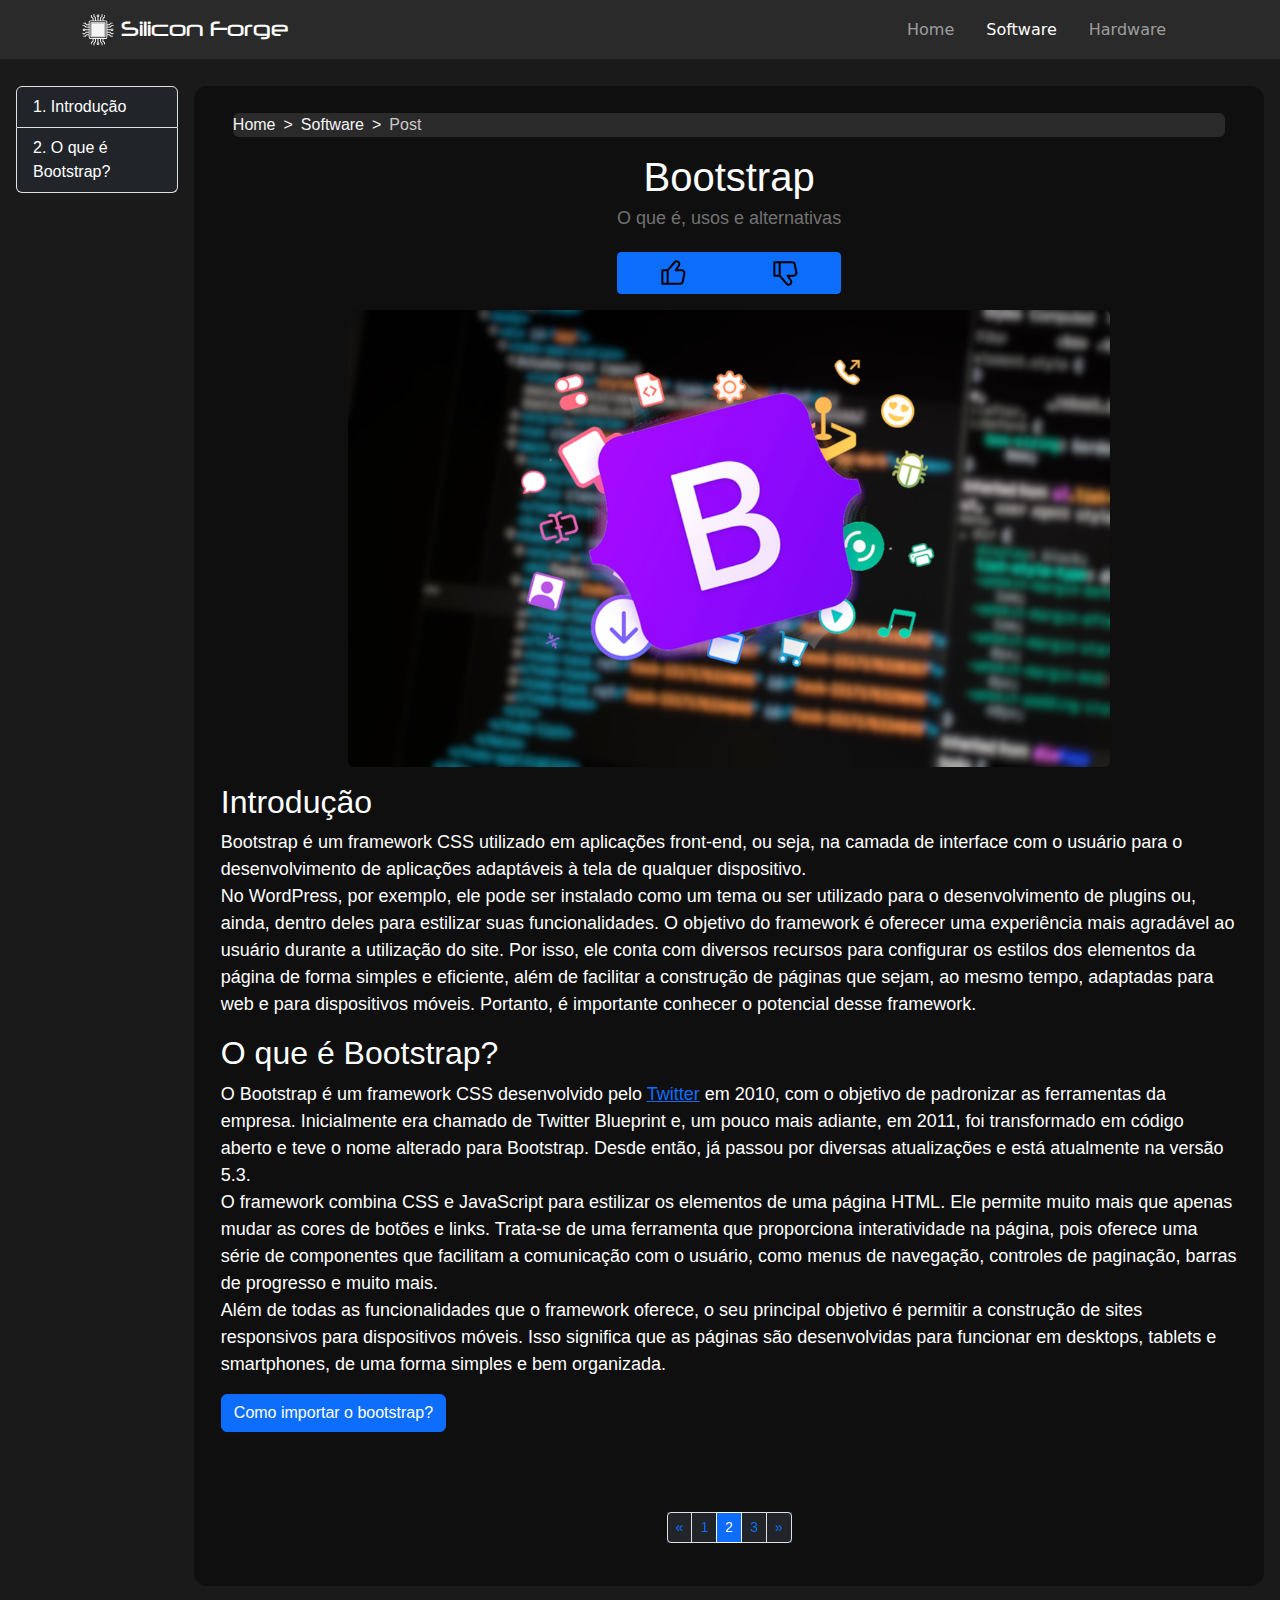
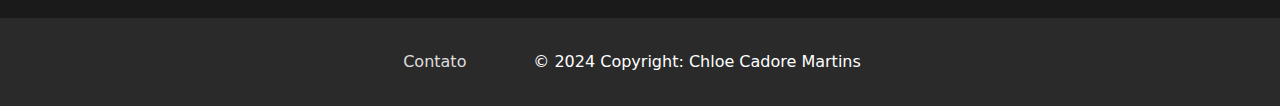
<file: res/pages/posts/software/bootstrap.html>
<!DOCTYPE html>
<html lang="en" class="h-100">

<head>
    <meta charset="utf-8" />
    <meta name="viewport" content="width=device-width, initial-scale=1, shrink-to-fit=no" />
    <meta name="description" content="" />
    <meta name="author" content="" />
    <title>Silicon Forge - Post</title>

    <link rel="icon" type="image/x-icon" href="../../../img/cpu.svg" />
    <link href="../../../styles/bootstrap/bootstrap.min.css" rel="stylesheet">
    <link href="../../../styles/layout.css" rel="stylesheet">
    <link href="../../../styles/breadcrumb.css" rel="stylesheet">
    <link rel="stylesheet" href="../../../styles/cardspost.css">
    <link rel="stylesheet" href="../../../styles/post.css">
    <link rel="stylesheet" href="../../../styles/fonts.css">
</head>

<body id="page-top" class="d-flex flex-column h-100">
    <nav class="navbar navbar-expand-lg navbar-dark fixed-top">
        <div class="container">
            <button class="navbar-toggler" type="button" data-bs-toggle="offcanvas" data-bs-target="#offcanvasNavbar"
                aria-controls="offcanvasNavbar" aria-label="Toggle navigation">
                <span class="navbar-toggler-icon"></span>
            </button>
            <button class="navbar-toggler btn btn-primary" type="button" data-bs-toggle="offcanvas"
                data-bs-target="#sumarioOffcanvas" aria-controls="sumarioOffcanvas" aria-label="Toggle navigation">
                <span>Abrir Sumário</span>
            </button>
            <div class="navbar-brand">
                <a class="website-logo" href="../../../../index.html">
                    <img src="../../../img/cpu.svg" class="logo" width="32" alt="An icon of a cpu">
                    Silicon Forge
                </a>
            </div>
            <div class="sidebar offcanvas offcanvas-start" tabindex="-1" id="offcanvasNavbar"
                aria-labelledby="offcanvasNavbarLabel">
                <div class="offcanvas-header">
                    <h5 class="offcanvas-title text-white border-bottom" id="offcanvasNavbarLabel">Silicon Forge</h5>
                    <button type="button" class="btn-close btn-close-white" data-bs-dismiss="offcanvas"
                        aria-label="Close"></button>
                </div>
                <div class="offcanvas-body">
                    <ul class="navbar-nav justify-content-end flex-grow-1 pe-3">
                        <li class="nav-item mx-2">
                            <a class="nav-link" href="../../../../index.html">Home</a>
                        </li>
                        <li class="nav-item mx-2">
                            <a class="nav-link active" aria-current="page" href="#">Software</a>
                        </li>
                        <li class="nav-item mx-2">
                            <a class="nav-link" href="../../categories/hardware.html">Hardware</a>
                        </li>
                    </ul>
                </div>
            </div>
        </div>
    </nav>

    <main>
        <div class="d-flex gap-3 m-3">
            <div class="offcanvas-md offcanvas-end text-white" tabindex="-1" id="sumarioOffcanvas"
                aria-labelledby="sumarioOffcanvasLabel">
                <div class="offcanvas-header bg-dark">
                    <h5 class="offcanvas-title" id="sumarioOffcanvasLabel">Sumário</h5>
                    <button type="button" class="btn-close btn-close-white" data-bs-dismiss="offcanvas"
                        aria-label="Close"></button>
                </div>
                <div class="offcanvas-body sumario bg-dark">
                    <ul class="list-group">
                        <a href="#Introducao" class="list-group-item list-group-item-action bg-dark text-white">1.
                            Introdução</a>
                        <a href="#Oquee" class="list-group-item list-group-item-action bg-dark text-white">2. O que é
                            Bootstrap?</a>
                    </ul>
                </div>
            </div>

            <div class="post-container container d-flex flex-column align-items-center text-white main mb-3 flex-grow-1">
                <div class="container">
                    <nav class="rounded" aria-label="breadcrumb">
                        <ol class="breadcrumb">
                            <li class="breadcrumb-item"><a href="../../../../index.html">Home</a></li>
                            <li class="breadcrumb-item"><a href="../../categories/software.html">Software</a></li>
                            <li class="breadcrumb-item active" aria-current="page">Post</li>
                        </ol>
                    </nav>
                </div>

                <div class="d-flex flex-column text-center">
                    <h1 class="blog-post-title">Bootstrap</h1>
                    <p class="blog-post-subtitle">O que é, usos e alternativas</p>
                    <div class="btn-group !spacing mb-3" role="group" aria-label="Basic example">
                        <button id="btn-like" class="btn btn-primary btn-sm " type="button">
                            <svg width="32" viewBox="0 0 24 24" fill="none" xmlns="http://www.w3.org/2000/svg"><g id="SVGRepo_bgCarrier" stroke-width="0"></g><g id="SVGRepo_tracerCarrier" stroke-linecap="round" stroke-linejoin="round"></g><g id="SVGRepo_iconCarrier"> <path d="M8 10V20M8 10L4 9.99998V20L8 20M8 10L13.1956 3.93847C13.6886 3.3633 14.4642 3.11604 15.1992 3.29977L15.2467 3.31166C16.5885 3.64711 17.1929 5.21057 16.4258 6.36135L14 9.99998H18.5604C19.8225 9.99998 20.7691 11.1546 20.5216 12.3922L19.3216 18.3922C19.1346 19.3271 18.3138 20 17.3604 20L8 20" stroke="#000000" stroke-width="1.5" stroke-linecap="round" stroke-linejoin="round"></path> </g></svg>
                        </button>
                        <button id="btn-dislike" class="btn btn-primary btn-sm" type="button">
                            <svg width="32" viewBox="0 0 24 24" fill="none" xmlns="http://www.w3.org/2000/svg"><g id="SVGRepo_bgCarrier" stroke-width="0"></g><g id="SVGRepo_tracerCarrier" stroke-linecap="round" stroke-linejoin="round"></g><g id="SVGRepo_iconCarrier"> <path d="M8 14V4M8 14L4 14V4.00002L8 4M8 14L13.1956 20.0615C13.6886 20.6367 14.4642 20.884 15.1992 20.7002L15.2467 20.6883C16.5885 20.3529 17.1929 18.7894 16.4258 17.6387L14 14H18.5604C19.8225 14 20.7691 12.8454 20.5216 11.6078L19.3216 5.60779C19.1346 4.67294 18.3138 4.00002 17.3604 4.00002L8 4" stroke="#000000" stroke-width="1.5" stroke-linecap="round" stroke-linejoin="round"></path> </g></svg>
                        </button>
                    </div>
                </div>

                <img class="rounded mb-3" src="../../../img/destaques/bootstrap.png" width="75%" alt="Header do Post">
                <div class="blog-post">
                    <section>
                        <h2 id="Introducao">Introdução</h2>
                        <p>
                            Bootstrap é um framework CSS utilizado em aplicações front-end, ou seja, na camada de
                            interface com o usuário para o desenvolvimento de aplicações adaptáveis à tela de qualquer
                            dispositivo. <br>
                            No WordPress, por exemplo, ele pode ser instalado como um tema ou ser utilizado para o
                            desenvolvimento de plugins ou, ainda, dentro deles para estilizar suas funcionalidades. O
                            objetivo do framework é oferecer uma experiência mais agradável ao usuário durante a
                            utilização do site.
                            Por isso, ele conta com diversos recursos para configurar os estilos dos elementos da página
                            de forma simples e eficiente, além de facilitar a construção de páginas que sejam, ao mesmo
                            tempo, adaptadas para web e para dispositivos móveis. Portanto, é importante conhecer o
                            potencial desse framework.
                        </p>
                    </section>
                    <section>
                        <h2 id="Oquee">O que é Bootstrap?</h2>
                        <p>
                            O Bootstrap é um framework CSS desenvolvido pelo <a target="_blank" href="https://twitter.com" data-bs-toggle="tooltip" data-bs-title="Twitter">Twitter</a> em 2010, com o objetivo de
                            padronizar as ferramentas da empresa. Inicialmente era chamado de Twitter Blueprint e, um
                            pouco mais adiante, em 2011, foi transformado em código aberto e teve o nome alterado para
                            Bootstrap. Desde então, já passou por diversas atualizações e está atualmente na versão 5.3. <br>
                            O framework combina CSS e JavaScript para estilizar os elementos de uma página HTML. Ele
                            permite muito mais que apenas mudar as cores de botões e links.
                            Trata-se de uma ferramenta que proporciona interatividade na página, pois oferece uma série
                            de componentes que facilitam a comunicação com o usuário, como menus de navegação, controles
                            de paginação, barras de progresso e muito mais. <br>
                            Além de todas as funcionalidades que o framework oferece, o seu principal objetivo é
                            permitir a construção de sites responsivos para dispositivos móveis. Isso significa que as
                            páginas são desenvolvidas para funcionar em desktops, tablets e smartphones, de uma forma
                            simples e bem organizada.
                        </p>
                        <p class="d-inline-flex gap-1">
                            <button class="btn btn-primary" type="button" data-bs-toggle="collapse" data-bs-target="#collapseExample"
                                aria-expanded="false" aria-controls="collapseExample">
                                Como importar o bootstrap?
                            </button>
                        </p>
                        <div class="collapse" id="collapseExample">
                            <div class="card bg-dark card-body">
                                <code>
                                    &lt;!doctype html&gt; <br>
                                    &lt;html lang="en"&gt;<br><br>
                                    
                                    &lt;head&gt; <br>
                                        &lt;meta charset="utf-8"&gt; <br> 
                                        &lt;meta name="viewport" content="width=device-width, initial-scale=1"&gt;<br> 
                                        &lt;title&gt;Bootstrap demo&lt;/title&gt;<br>
                                        &lt;link href="https://cdn.jsdelivr.net/npm/bootstrap@5.3.3/dist/css/bootstrap.min.css" rel="stylesheet"<br>
                                            integrity="sha384-QWTKZyjpPEjISv5WaRU9OFeRpok6YctnYmDr5pNlyT2bRjXh0JMhjY6hW+ALEwIH" crossorigin="anonymous"&gt;<br>
                                    &lt;/head&gt;<br><br>
                                    
                                    &lt;body&gt;<br>
                                        &lt;h1&gt;Hello, world!&lt;/h1&gt;<br>
                                        &lt;script src="https://cdn.jsdelivr.net/npm/bootstrap@5.3.3/dist/js/bootstrap.bundle.min.js"<br>
                                            integrity="sha384-YvpcrYf0tY3lHB60NNkmXc5s9fDVZLESaAA55NDzOxhy9GkcIdslK1eN7N6jIeHz"<br>
                                            crossorigin="anonymous"&gt;&lt;/script&gt;<br>
                                    &lt;/body&gt;<br><br>
                                    
                                    &lt;/html&gt;                                     
                                </code>
                            </div>
                        </div>
                    </section>
                </div>

                <div>
                    <nav aria-label="Page navigation example">
                        <ul class="pagination pagination-sm">
                            <li class="page-item">
                                <a class="bg-dark page-link" href="./distroslinux.html" aria-label="Previous">
                                    <span aria-hidden="true">&laquo;</span>
                                </a>
                            </li>
                            <li class="page-item"><a class="bg-dark page-link" href="./distroslinux.html">1</a></li>
                            <li class="page-item active"><a class="bg-primary page-link text-white" href="#">2</a></li>
                            <li class="page-item"><a class="bg-dark page-link" href="./malware.html">3</a></li>

                            <li class="page-item">
                                <a class="bg-dark page-link" href="./malware.html" aria-label="Next">
                                    <span aria-hidden="true">&raquo;</span>
                                </a>
                            </li>
                        </ul>
                    </nav>
                </div>
            </div>
        </div>
    </main>

    <footer class="text-white text-center text-lg-start footer mt-auto p-3">
        <div class="d-flex justify-content-center align-items-center">
            <ul class="m-0 p-0 d-flex flex-column align-items-center">
                <li>
                    <a class="nav-link" href="./res/pages/contato.html">Contato</a>
                </li>
            </ul>
            <div class="text-center p-3">
                © 2024 Copyright: Chloe Cadore Martins
            </div>
        </div>
    </footer>

    
    <div class="toast-container position-fixed bottom-0 end-0 p-3">
        <div id="toast-like" class="toast" role="alert" aria-live="assertive" aria-atomic="true">
            <div class="toast-body bg-dark text-white d-flex">
                Você deu like no post!
                <button type="button" class="btn-close btn-close-white ms-auto" data-bs-dismiss="toast" aria-label="Close"></button>
            </div>
        </div>
    </div>

    <div class="toast-container position-fixed bottom-0 end-0 p-3">
        <div id="toast-dislike" class="toast" role="alert" aria-live="assertive" aria-atomic="true">
            <div class="toast-body bg-dark text-white d-flex">
                Você deu dislike no post!
                <button type="button" class="btn-close btn-close-white ms-auto" data-bs-dismiss="toast" aria-label="Close"></button>
            </div>
        </div>
    </div>

    <!-- Bootstrap core JS-->
    <script src="../../../js/bootstrap/bootstrap.bundle.min.js"></script>
    <!-- Core theme JS-->
    <script src="../../../js/scripts.js"></script>
</body>

</html>
</file>
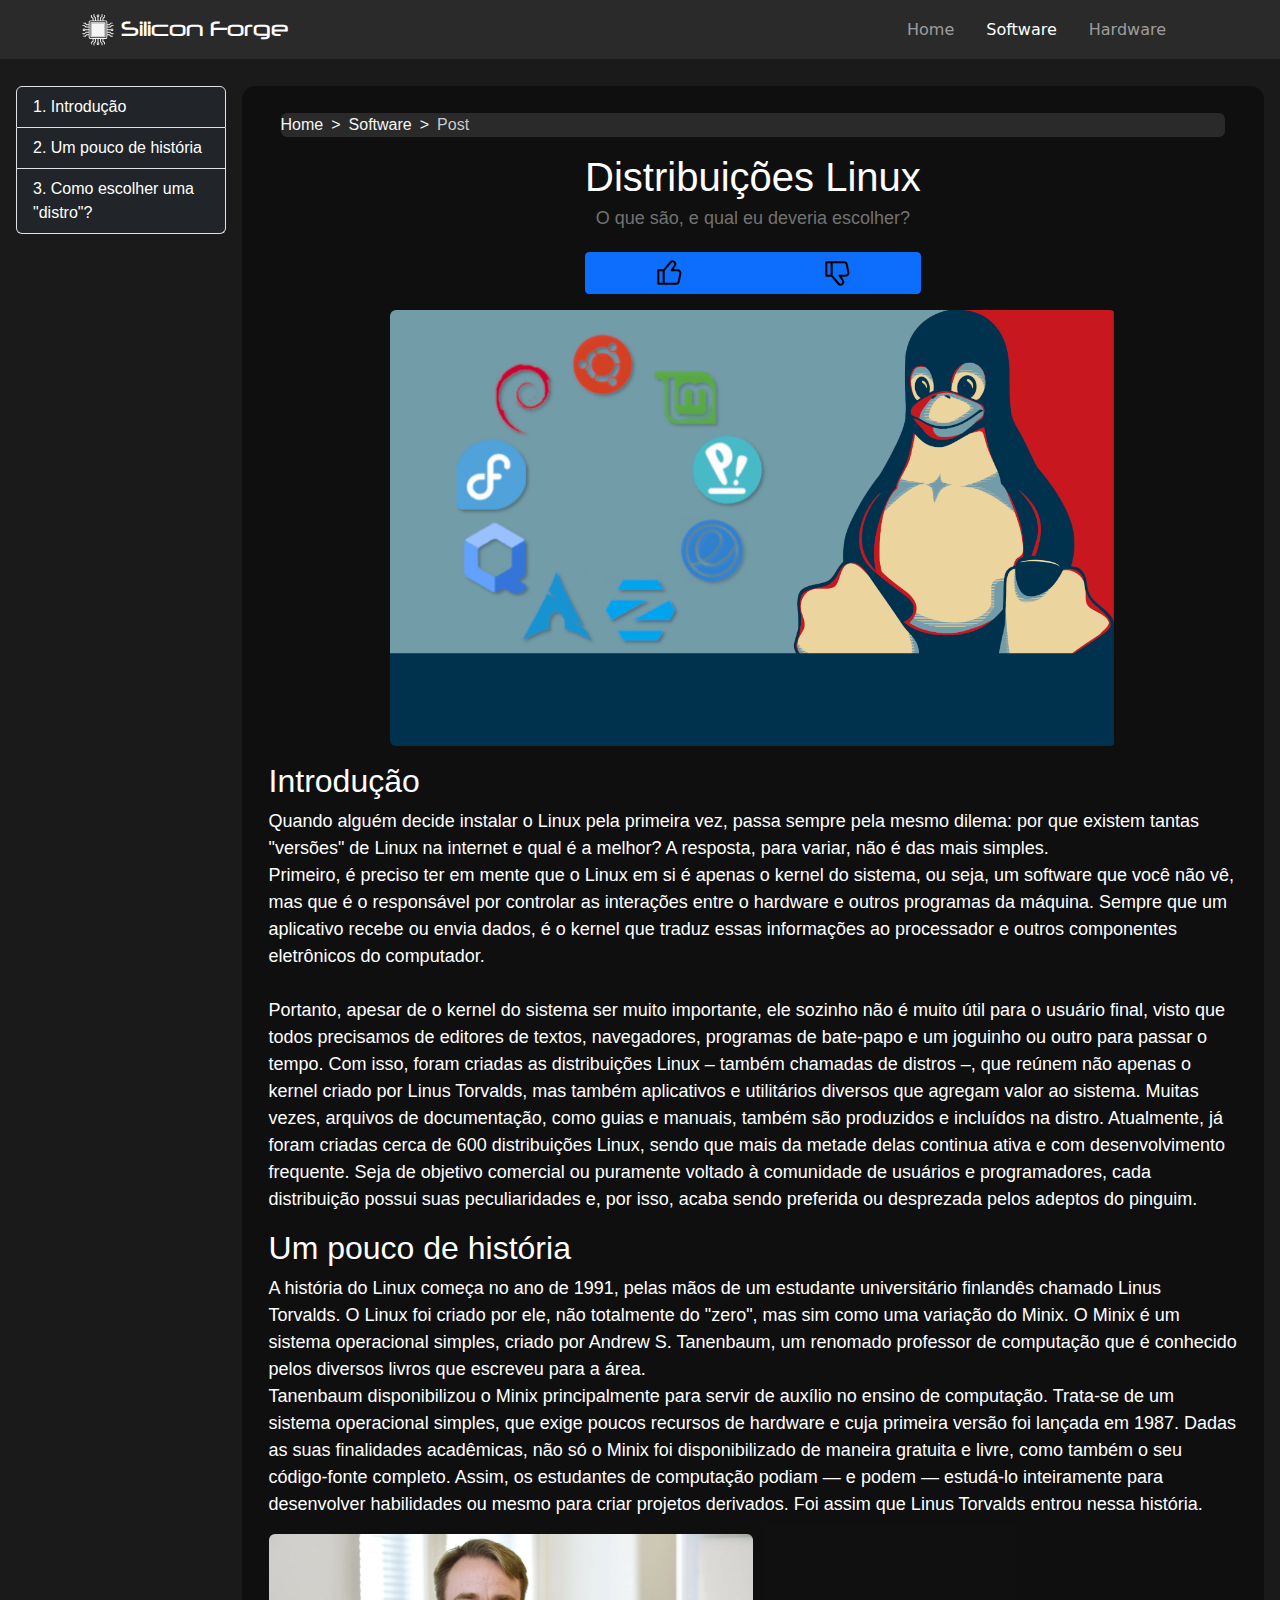
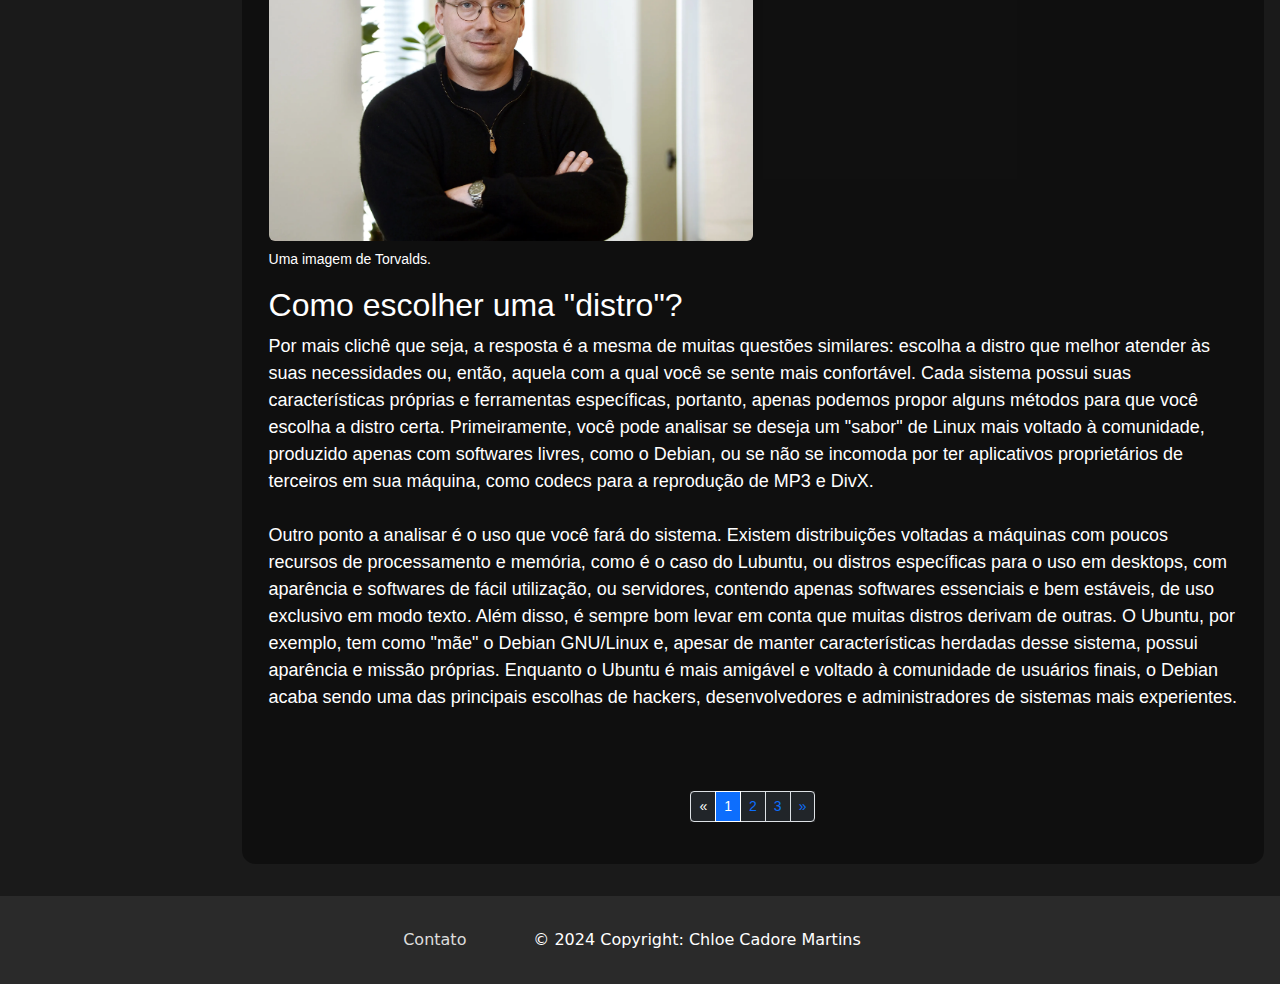
<file: res/pages/posts/software/distroslinux.html>
<!DOCTYPE html>
<html lang="en" class="h-100">
    <head>
        <meta charset="utf-8" />
        <meta name="viewport" content="width=device-width, initial-scale=1, shrink-to-fit=no" />
        <meta name="description" content="" />
        <meta name="author" content="" />
        <title>Silicon Forge - Post</title>

        <link rel="icon" type="image/x-icon" href="../../../img/cpu.svg" />
        <link href="../../../styles/bootstrap/bootstrap.min.css" rel="stylesheet">
        <link href="../../../styles/layout.css" rel="stylesheet">
        <link href="../../../styles/breadcrumb.css" rel="stylesheet">
        <link rel="stylesheet" href="../../../styles/cardspost.css">
        <link rel="stylesheet" href="../../../styles/post.css">
        <link rel="stylesheet" href="../../../styles/fonts.css">
    </head>
    <body id="page-top" class="d-flex flex-column h-100">
        <nav class="navbar navbar-expand-lg navbar-dark fixed-top">
            <div class="container">
                <button class="navbar-toggler" type="button" data-bs-toggle="offcanvas" data-bs-target="#offcanvasNavbar"
                    aria-controls="offcanvasNavbar" aria-label="Toggle navigation">
                    <span class="navbar-toggler-icon"></span>
                </button>
                <button class="navbar-toggler btn btn-primary" type="button" data-bs-toggle="offcanvas" data-bs-target="#sumarioOffcanvas"
                    aria-controls="sumarioOffcanvas" aria-label="Toggle navigation">
                    <span>Abrir Sumário</span>
                </button>
                <div class="navbar-brand">
                    <a class="website-logo" href="../../../../index.html">
                        <img src="../../../img/cpu.svg" class="logo" width="32" alt="An icon of a cpu">
                        Silicon Forge
                    </a>
                </div>
                <div class="sidebar offcanvas offcanvas-start" tabindex="-1" id="offcanvasNavbar" aria-labelledby="offcanvasNavbarLabel">
                    <div class="offcanvas-header">
                        <h5 class="offcanvas-title text-white border-bottom" id="offcanvasNavbarLabel">Silicon Forge</h5>
                        <button type="button" class="btn-close btn-close-white" data-bs-dismiss="offcanvas" aria-label="Close"></button>
                    </div>
                    <div class="offcanvas-body">
                        <ul class="navbar-nav justify-content-end flex-grow-1 pe-3">
                            <li class="nav-item mx-2">
                                <a class="nav-link" href="../../../../index.html">Home</a>
                            </li>
                            <li class="nav-item mx-2">
                                <a class="nav-link active" aria-current="page" href="#">Software</a>
                            </li>
                            <li class="nav-item mx-2">
                                <a class="nav-link" href="../../categories/hardware.html">Hardware</a>
                            </li>
                        </ul>
                    </div>
                </div>
            </div>
        </nav>

        <main>
            <div class="d-flex gap-3 m-3">
                <div class="offcanvas-md offcanvas-end text-white" tabindex="-1" id="sumarioOffcanvas" aria-labelledby="sumarioOffcanvasLabel">
                    <div class="offcanvas-header bg-dark">
                        <h5 class="offcanvas-title" id="sumarioOffcanvasLabel">Sumário</h5>
                        <button type="button" class="btn-close btn-close-white" data-bs-dismiss="offcanvas" aria-label="Close"></button>
                    </div>
                    <div class="offcanvas-body sumario bg-dark">
                        <ul class="list-group">
                            <a href="#Introducao" class="list-group-item list-group-item-action bg-dark text-white">1. Introdução</a>
                            <a href="#Historia" class="list-group-item list-group-item-action bg-dark text-white">2. Um pouco de história</a>
                            <a href="#ComoEscolher" class="list-group-item list-group-item-action bg-dark text-white">3. Como escolher uma "distro"?</a>
                        </ul>
                    </div>
                </div>
                
                <div class="post-container container d-flex flex-column align-items-center text-white main mb-3 flex-grow-1">
                    <div class="container">
                        <nav class="rounded" aria-label="breadcrumb">
                            <ol class="breadcrumb">
                                <li class="breadcrumb-item"><a href="../../../../index.html">Home</a></li>
                                <li class="breadcrumb-item"><a href="../../categories/software.html">Software</a></li>
                                <li class="breadcrumb-item active" aria-current="page">Post</li>
                            </ol>
                        </nav>
                    </div>
    
                    <div class="d-flex flex-column text-center">
                        <h1 class="blog-post-title">Distribuições Linux</h1>
                        <p class="blog-post-subtitle">O que são, e qual eu deveria escolher?</p>
                        <div class="btn-group !spacing mb-3" role="group" aria-label="Basic example">
                            <button id="btn-like" class="btn btn-primary btn-sm " type="button">
                                <svg width="32" viewBox="0 0 24 24" fill="none" xmlns="http://www.w3.org/2000/svg"><g id="SVGRepo_bgCarrier" stroke-width="0"></g><g id="SVGRepo_tracerCarrier" stroke-linecap="round" stroke-linejoin="round"></g><g id="SVGRepo_iconCarrier"> <path d="M8 10V20M8 10L4 9.99998V20L8 20M8 10L13.1956 3.93847C13.6886 3.3633 14.4642 3.11604 15.1992 3.29977L15.2467 3.31166C16.5885 3.64711 17.1929 5.21057 16.4258 6.36135L14 9.99998H18.5604C19.8225 9.99998 20.7691 11.1546 20.5216 12.3922L19.3216 18.3922C19.1346 19.3271 18.3138 20 17.3604 20L8 20" stroke="#000000" stroke-width="1.5" stroke-linecap="round" stroke-linejoin="round"></path> </g></svg>
                            </button>
                            <button id="btn-dislike" class="btn btn-primary btn-sm" type="button">
                                <svg width="32" viewBox="0 0 24 24" fill="none" xmlns="http://www.w3.org/2000/svg"><g id="SVGRepo_bgCarrier" stroke-width="0"></g><g id="SVGRepo_tracerCarrier" stroke-linecap="round" stroke-linejoin="round"></g><g id="SVGRepo_iconCarrier"> <path d="M8 14V4M8 14L4 14V4.00002L8 4M8 14L13.1956 20.0615C13.6886 20.6367 14.4642 20.884 15.1992 20.7002L15.2467 20.6883C16.5885 20.3529 17.1929 18.7894 16.4258 17.6387L14 14H18.5604C19.8225 14 20.7691 12.8454 20.5216 11.6078L19.3216 5.60779C19.1346 4.67294 18.3138 4.00002 17.3604 4.00002L8 4" stroke="#000000" stroke-width="1.5" stroke-linecap="round" stroke-linejoin="round"></path> </g></svg>
                            </button>
                        </div>
                    </div>

                    <img class="rounded mb-3" src="../../../img/destaques/distroslinux.png" width="75%" alt="Header do Post">
                    <div class="blog-post">
                        <section>
                            <h2 id="Introducao">Introdução</h2>
                            <p>
                                Quando alguém decide instalar o Linux pela primeira vez, passa sempre pela mesmo dilema: por que existem tantas "versões" de Linux na internet e qual é a melhor? A resposta, para variar, não é das mais simples. <br>
                                Primeiro, é preciso ter em mente que o Linux em si é apenas o kernel do sistema, ou seja, um software que você não vê, mas que é o responsável por controlar as interações entre o hardware e outros programas da máquina. Sempre que um aplicativo recebe ou envia dados, é o kernel que traduz essas informações ao processador e outros componentes eletrônicos do computador. <br> <br>
                                Portanto, apesar de o kernel do sistema ser muito importante, ele sozinho não é muito útil para o usuário final, visto que todos precisamos de editores de textos, navegadores, programas de bate-papo e um joguinho ou outro para passar o tempo. Com isso, foram criadas as distribuições Linux – também chamadas de distros –, que reúnem não apenas o kernel criado por Linus Torvalds, mas também aplicativos e utilitários diversos que agregam valor ao sistema. Muitas vezes, arquivos de documentação, como guias e manuais, também são produzidos e incluídos na distro.
                                Atualmente, já foram criadas cerca de 600 distribuições Linux, sendo que mais da metade delas continua ativa e com desenvolvimento frequente. Seja de objetivo comercial ou puramente voltado à comunidade de usuários e programadores, cada distribuição possui suas peculiaridades e, por isso, acaba sendo preferida ou desprezada pelos adeptos do pinguim.
                            </p>
                        </section>
                        <section>
                            <h2 id="Historia">Um pouco de história</h2>
                            <p>
                                A história do Linux começa no ano de 1991, pelas mãos de um estudante universitário finlandês chamado Linus Torvalds. O Linux foi criado por ele, não totalmente do "zero", mas sim como uma variação do Minix.
                                O Minix é um sistema operacional simples, criado por Andrew S. Tanenbaum, um renomado professor de computação que é conhecido pelos diversos livros que escreveu para a área. <br>
                                Tanenbaum disponibilizou o Minix principalmente para servir de auxílio no ensino de computação. Trata-se de um sistema operacional simples, que exige poucos recursos de hardware e cuja primeira versão foi lançada em 1987.
                                Dadas as suas finalidades acadêmicas, não só o Minix foi disponibilizado de maneira gratuita e livre, como também o seu código-fonte completo. Assim, os estudantes de computação podiam — e podem — estudá-lo inteiramente para desenvolver habilidades ou mesmo para criar projetos derivados. Foi assim que Linus Torvalds entrou nessa história.
                            </p>
                            <figure class="figure">
                              <img src="../../../img/artigos/linus.webp" class="figure-img img-fluid rounded" width="50%" alt="Linus Torvalds">
                              <figcaption class="figure-caption text-white">Uma imagem de Torvalds.</figcaption>
                            </figure>
                        </section>
                        <section>
                            <h2 id="ComoEscolher">Como escolher uma "distro"?</h2>
                            <p>
                                Por mais clichê que seja, a resposta é a mesma de muitas questões similares: escolha a distro que melhor atender às suas necessidades ou, então, aquela com a qual você se sente mais confortável. Cada sistema possui suas características próprias e ferramentas específicas, portanto, apenas podemos propor alguns métodos para que você escolha a distro certa.
                                Primeiramente, você pode analisar se deseja um "sabor" de Linux mais voltado à comunidade, produzido apenas com softwares livres, como o Debian, ou se não se incomoda por ter aplicativos proprietários de terceiros em sua máquina, como codecs para a reprodução de MP3 e DivX. <br> <br>
                                Outro ponto a analisar é o uso que você fará do sistema. Existem distribuições voltadas a máquinas com poucos recursos de processamento e memória, como é o caso do Lubuntu, ou distros específicas para o uso em desktops, com aparência e softwares de fácil utilização, ou servidores, contendo apenas softwares essenciais e bem estáveis, de uso exclusivo em modo texto.
                                Além disso, é sempre bom levar em conta que muitas distros derivam de outras. O Ubuntu, por exemplo, tem como "mãe" o Debian GNU/Linux e, apesar de manter características herdadas desse sistema, possui aparência e missão próprias. Enquanto o Ubuntu é mais amigável e voltado à comunidade de usuários finais, o Debian acaba sendo uma das principais escolhas de hackers, desenvolvedores e administradores de sistemas mais experientes.
                            </p>
                        </section>
                    </div>

                    <div>
                        <nav aria-label="Page navigation example">
                            <ul class="pagination pagination-sm">
                            <li class="page-item disabled">
                                <a class="bg-dark text-white page-link" href="#" aria-label="Previous">
                                <span aria-hidden="true">&laquo;</span>
                                </a>
                            </li>
                            <li class="page-item active"><a class="bg-primary page-link text-white" href="#">1</a></li>
                            <li class="page-item"><a class="bg-dark page-link" href="./bootstrap.html">2</a></li>
                            <li class="page-item"><a class="bg-dark page-link" href="./malware.html">3</a></li>
                            
                            <li class="page-item">
                                <a class="bg-dark page-link" href="./bootstrap" aria-label="Next">
                                <span aria-hidden="true">&raquo;</span>
                                </a>
                            </li>
                            </ul>
                        </nav>
                    </div>
                </div>
            </div>
        </main>

        <footer class="text-white text-center text-lg-start footer mt-auto p-3">
            <div class="d-flex justify-content-center align-items-center">
                <ul class="m-0 p-0 d-flex flex-column align-items-center">
                    <li>
                        <a class="nav-link" href="./res/pages/contato.html">Contato</a>
                    </li>
                </ul>
                <div class="text-center p-3">
                    © 2024 Copyright: Chloe Cadore Martins
                </div>
            </div>
        </footer>

        <div class="toast-container position-fixed bottom-0 end-0 p-3">
            <div id="toast-like" class="toast" role="alert" aria-live="assertive" aria-atomic="true">
                <div class="toast-body bg-dark text-white d-flex">
                    Você deu like no post!
                    <button type="button" class="btn-close btn-close-white ms-auto" data-bs-dismiss="toast" aria-label="Close"></button>
                </div>
            </div>
        </div>
    
        <div class="toast-container position-fixed bottom-0 end-0 p-3">
            <div id="toast-dislike" class="toast" role="alert" aria-live="assertive" aria-atomic="true">
                <div class="toast-body bg-dark text-white d-flex">
                    Você deu dislike no post!
                    <button type="button" class="btn-close btn-close-white ms-auto" data-bs-dismiss="toast" aria-label="Close"></button>
                </div>
            </div>
        </div>

        <!-- Bootstrap core JS-->
        <script src="../../../js/bootstrap/bootstrap.bundle.min.js"></script>
        <!-- Core theme JS-->
        <script src="../../../js/scripts.js"></script>
    </body>
</html>
</file>
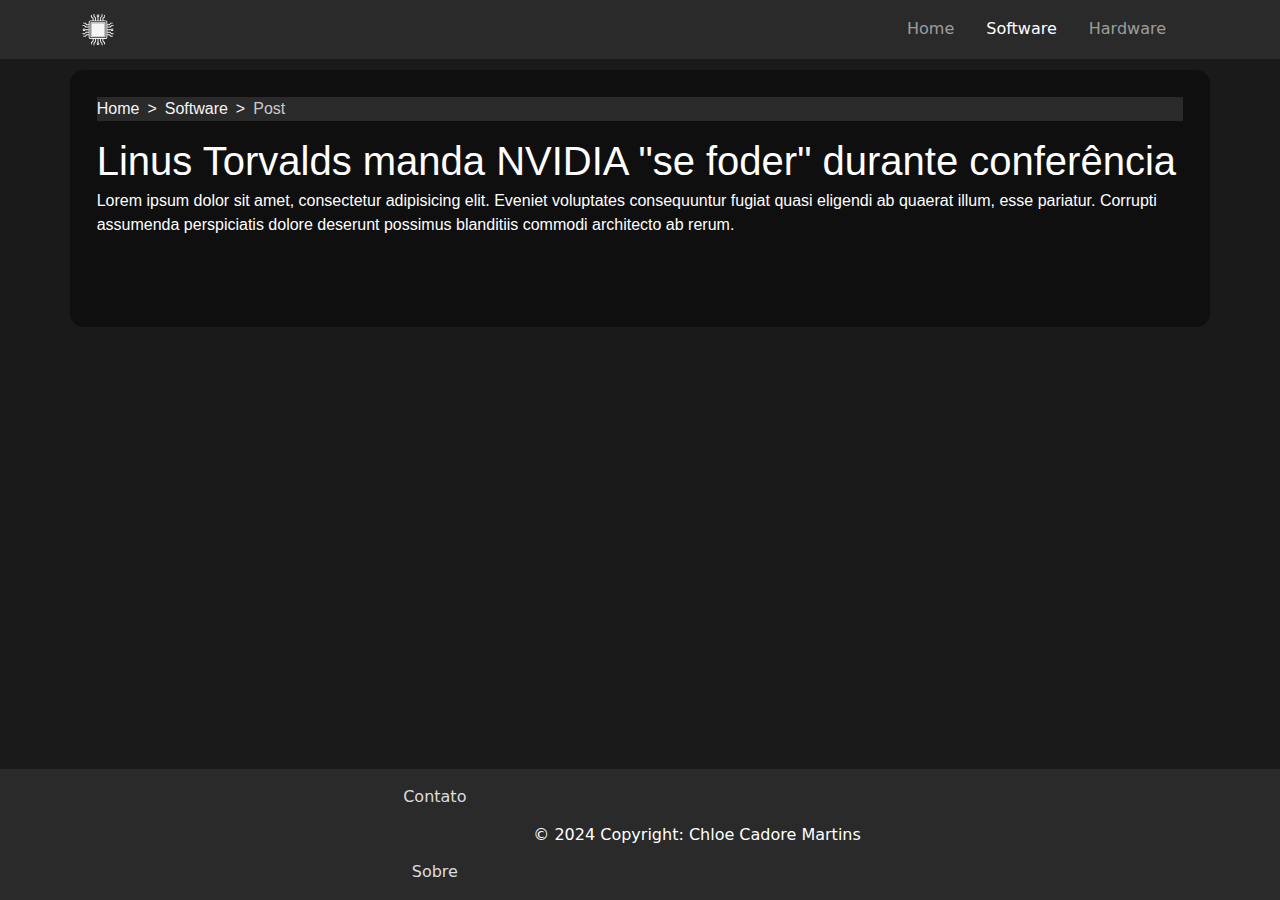
<file: res/pages/posts/software/linusnvidia.html>
<!DOCTYPE html>
<html lang="en" class="h-100">
    <head>
        <meta charset="utf-8" />
        <meta name="viewport" content="width=device-width, initial-scale=1, shrink-to-fit=no" />
        <meta name="description" content="" />
        <meta name="author" content="" />
        <title>Silicon Forge - Linus Torvalds manda NVIDIA "se foder"</title>

        <link rel="icon" type="image/x-icon" href="../../../img/cpu.svg" />
        <link href="../../../styles/bootstrap/bootstrap.min.css" rel="stylesheet">
        <link href="../../../styles/layout.css" rel="stylesheet">
        <link href="../../../styles/breadcrumb.css" rel="stylesheet">
        <link rel="stylesheet" href="../../../styles/cardspost.css">
        <link rel="stylesheet" href="../../../styles/post.css">
    </head>
    <body id="page-top" class="d-flex flex-column h-100">
        <nav class="navbar navbar-expand-lg navbar-dark fixed-top">
            <div class="container">
                <div class="navbar-brand">
                    <a href="../../../../index.html"><img src="../../../img/cpu.svg" class="logo" width="32" alt="An icon of a cpu"></a>
                </div>
                <button class="navbar-toggler" type="button" data-bs-toggle="offcanvas" data-bs-target="#offcanvasNavbar"
                    aria-controls="offcanvasNavbar" aria-label="Toggle navigation">
                    <span class="navbar-toggler-icon"></span>
                </button>
                <div class="sidebar offcanvas offcanvas-end" tabindex="-1" id="offcanvasNavbar" aria-labelledby="offcanvasNavbarLabel">
                    <div class="offcanvas-header">
                        <h5 class="offcanvas-title text-white border-bottom" id="offcanvasNavbarLabel">Silicon Forge</h5>
                        <button type="button" class="btn-close btn-close-white" data-bs-dismiss="offcanvas" aria-label="Close"></button>
                    </div>
                    <div class="offcanvas-body">
                        <ul class="navbar-nav justify-content-end flex-grow-1 pe-3">
                            <li class="nav-item mx-2">
                                <a class="nav-link" href="../../../../index.html">Home</a>
                            </li>
                            <li class="nav-item mx-2">
                                <a class="nav-link active" aria-current="page" href="#">Software</a>
                            </li>
                            <li class="nav-item mx-2">
                                <a class="nav-link" href="../../categories/hardware.html">Hardware</a>
                            </li>
                        </ul>
                    </div>
                </div>
            </div>
        </nav>

        <main>            
            <div class="container main text-white mb-3">
                <nav aria-label="breadcrumb">
                    <ol class="breadcrumb">
                        <li class="breadcrumb-item"><a href="../../../../index.html">Home</a></li>
                        <li class="breadcrumb-item"><a href="../../categories/software.html">Software</a></li>
                        <li class="breadcrumb-item active" aria-current="page">Post</li>
                    </ol>
                </nav>

                <h1 class="blog-post-title">Linus Torvalds manda NVIDIA "se foder" durante conferência</h1>
                <div class="blog-post">
                    Lorem ipsum dolor sit amet, consectetur adipisicing elit. Eveniet voluptates consequuntur fugiat quasi eligendi ab quaerat illum, esse pariatur. Corrupti assumenda perspiciatis dolore deserunt possimus blanditiis commodi architecto ab rerum.
                </div>
            </div>
        </main>

        <footer class="text-white text-center text-lg-start footer mt-auto p-3">
            <div class="d-flex justify-content-center align-items-center" style="gap: 5ch;">
                <ul class="m-0 p-0 d-flex flex-column align-items-center">
                    <li>
                        <a class="nav-link" href="./res/pages/contato.html">Contato</a>
                    </li>
                    <li>
                        <a class="nav-link" href="./res/pages/sobre.html">Sobre</a>
                    </li>
                </ul>
                <div class="text-center p-3">
                    © 2024 Copyright: Chloe Cadore Martins
                </div>
            </div>
        </footer>

        <!-- Bootstrap core JS-->
        <script src="../../../js/bootstrap/bootstrap.bundle.min.js"></script>
        <!-- Core theme JS-->
        <script src="../../../js/scripts.js"></script>
    </body>
</html>
</file>
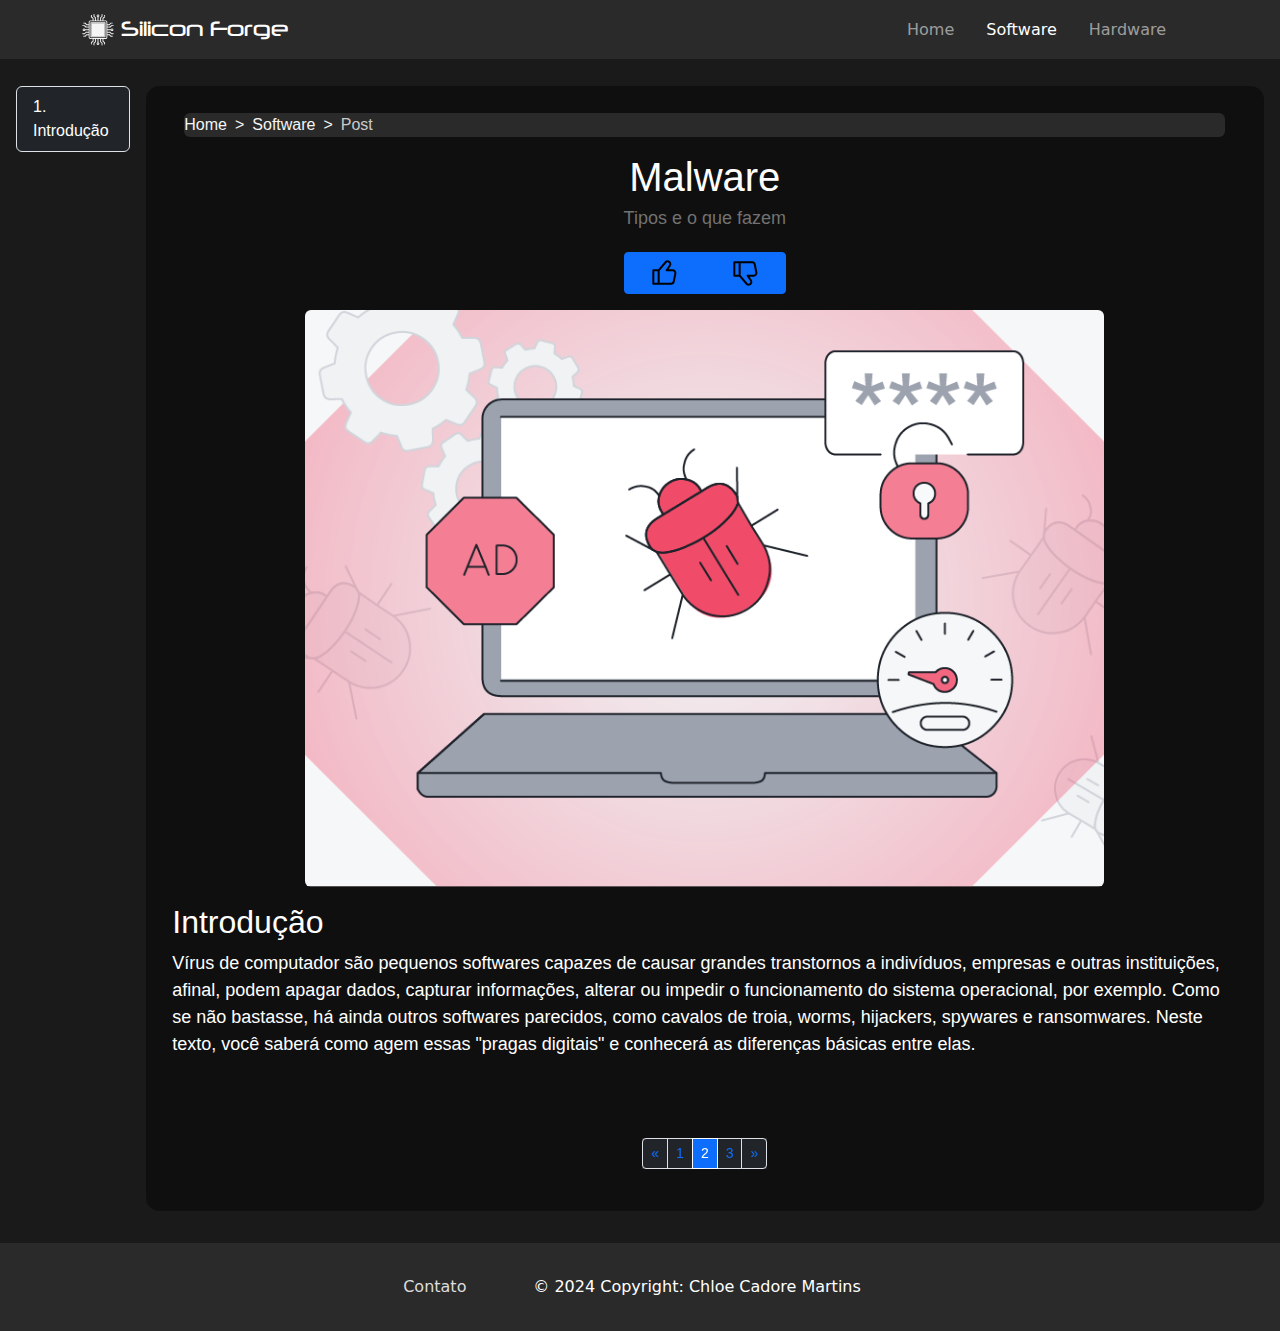
<file: res/pages/posts/software/malware.html>
<!DOCTYPE html>
<html lang="en" class="h-100">

<head>
    <meta charset="utf-8" />
    <meta name="viewport" content="width=device-width, initial-scale=1, shrink-to-fit=no" />
    <meta name="description" content="" />
    <meta name="author" content="" />
    <title>Silicon Forge - Post</title>

    <link rel="icon" type="image/x-icon" href="../../../img/cpu.svg" />
    <link href="../../../styles/bootstrap/bootstrap.min.css" rel="stylesheet">
    <link href="../../../styles/layout.css" rel="stylesheet">
    <link href="../../../styles/breadcrumb.css" rel="stylesheet">
    <link rel="stylesheet" href="../../../styles/cardspost.css">
    <link rel="stylesheet" href="../../../styles/post.css">
    <link rel="stylesheet" href="../../../styles/fonts.css">
</head>

<body id="page-top" class="d-flex flex-column h-100">
    <nav class="navbar navbar-expand-lg navbar-dark fixed-top">
        <div class="container">
            <button class="navbar-toggler" type="button" data-bs-toggle="offcanvas" data-bs-target="#offcanvasNavbar"
                aria-controls="offcanvasNavbar" aria-label="Toggle navigation">
                <span class="navbar-toggler-icon"></span>
            </button>
            <button class="navbar-toggler btn btn-primary" type="button" data-bs-toggle="offcanvas"
                data-bs-target="#sumarioOffcanvas" aria-controls="sumarioOffcanvas" aria-label="Toggle navigation">
                <span>Abrir Sumário</span>
            </button>
            <div class="navbar-brand">
                <a class="website-logo" href="../../../../index.html">
                    <img src="../../../img/cpu.svg" class="logo" width="32" alt="An icon of a cpu">
                    Silicon Forge
                </a>
            </div>
            <div class="sidebar offcanvas offcanvas-start" tabindex="-1" id="offcanvasNavbar"
                aria-labelledby="offcanvasNavbarLabel">
                <div class="offcanvas-header">
                    <h5 class="offcanvas-title text-white border-bottom" id="offcanvasNavbarLabel">Silicon Forge</h5>
                    <button type="button" class="btn-close btn-close-white" data-bs-dismiss="offcanvas"
                        aria-label="Close"></button>
                </div>
                <div class="offcanvas-body">
                    <ul class="navbar-nav justify-content-end flex-grow-1 pe-3">
                        <li class="nav-item mx-2">
                            <a class="nav-link" href="../../../../index.html">Home</a>
                        </li>
                        <li class="nav-item mx-2">
                            <a class="nav-link active" aria-current="page" href="#">Software</a>
                        </li>
                        <li class="nav-item mx-2">
                            <a class="nav-link" href="../../categories/hardware.html">Hardware</a>
                        </li>
                    </ul>
                </div>
            </div>
        </div>
    </nav>

    <main>
        <div class="d-flex gap-3 m-3">
            <div class="offcanvas-md offcanvas-end text-white" tabindex="-1" id="sumarioOffcanvas"
                aria-labelledby="sumarioOffcanvasLabel">
                <div class="offcanvas-header bg-dark">
                    <h5 class="offcanvas-title" id="sumarioOffcanvasLabel">Sumário</h5>
                    <button type="button" class="btn-close btn-close-white" data-bs-dismiss="offcanvas"
                        aria-label="Close"></button>
                </div>
                <div class="offcanvas-body sumario bg-dark">
                    <ul class="list-group">
                        <a href="#Introducao" class="list-group-item list-group-item-action bg-dark text-white">1.
                            Introdução</a>
                    </ul>
                </div>
            </div>

            <div class="post-container container d-flex flex-column align-items-center text-white main mb-3 flex-grow-1">
                <div class="container">
                    <nav class="rounded" aria-label="breadcrumb">
                        <ol class="breadcrumb">
                            <li class="breadcrumb-item"><a href="../../../../index.html">Home</a></li>
                            <li class="breadcrumb-item"><a href="../../categories/software.html">Software</a></li>
                            <li class="breadcrumb-item active" aria-current="page">Post</li>
                        </ol>
                    </nav>
                </div>

                <div class="d-flex flex-column text-center">
                    <h1 class="blog-post-title">Malware</h1>
                    <p class="blog-post-subtitle">Tipos e o que fazem</p>
                    <div class="btn-group !spacing mb-3" role="group" aria-label="Basic example">
                        <button id="btn-like" class="btn btn-primary btn-sm " type="button">
                            <svg width="32" viewBox="0 0 24 24" fill="none" xmlns="http://www.w3.org/2000/svg"><g id="SVGRepo_bgCarrier" stroke-width="0"></g><g id="SVGRepo_tracerCarrier" stroke-linecap="round" stroke-linejoin="round"></g><g id="SVGRepo_iconCarrier"> <path d="M8 10V20M8 10L4 9.99998V20L8 20M8 10L13.1956 3.93847C13.6886 3.3633 14.4642 3.11604 15.1992 3.29977L15.2467 3.31166C16.5885 3.64711 17.1929 5.21057 16.4258 6.36135L14 9.99998H18.5604C19.8225 9.99998 20.7691 11.1546 20.5216 12.3922L19.3216 18.3922C19.1346 19.3271 18.3138 20 17.3604 20L8 20" stroke="#000000" stroke-width="1.5" stroke-linecap="round" stroke-linejoin="round"></path> </g></svg>
                        </button>
                        <button id="btn-dislike" class="btn btn-primary btn-sm" type="button">
                            <svg width="32" viewBox="0 0 24 24" fill="none" xmlns="http://www.w3.org/2000/svg"><g id="SVGRepo_bgCarrier" stroke-width="0"></g><g id="SVGRepo_tracerCarrier" stroke-linecap="round" stroke-linejoin="round"></g><g id="SVGRepo_iconCarrier"> <path d="M8 14V4M8 14L4 14V4.00002L8 4M8 14L13.1956 20.0615C13.6886 20.6367 14.4642 20.884 15.1992 20.7002L15.2467 20.6883C16.5885 20.3529 17.1929 18.7894 16.4258 17.6387L14 14H18.5604C19.8225 14 20.7691 12.8454 20.5216 11.6078L19.3216 5.60779C19.1346 4.67294 18.3138 4.00002 17.3604 4.00002L8 4" stroke="#000000" stroke-width="1.5" stroke-linecap="round" stroke-linejoin="round"></path> </g></svg>
                        </button>
                    </div>
                </div>

                <img class="rounded mb-3" src="../../../img/artigos/malware.png" width="75%" alt="Header do Post">
                <div class="blog-post">
                    <section>
                        <h2 id="Introducao">Introdução</h2>
                        <p>
                            Vírus de computador são pequenos softwares capazes de causar grandes transtornos a indivíduos, empresas e outras
                            instituições, afinal, podem apagar dados, capturar informações, alterar ou impedir o funcionamento do sistema
                            operacional, por exemplo. Como se não bastasse, há ainda outros softwares parecidos, como cavalos de troia, worms,
                            hijackers, spywares e ransomwares. Neste texto, você saberá como agem essas "pragas digitais" e conhecerá as diferenças
                            básicas entre elas.
                        </p>
                    </section>
                </div>

                <div>
                    <nav aria-label="Page navigation example">
                        <ul class="pagination pagination-sm">
                            <li class="page-item">
                                <a class="bg-dark page-link" href="./distroslinux.html" aria-label="Previous">
                                    <span aria-hidden="true">&laquo;</span>
                                </a>
                            </li>
                            <li class="page-item"><a class="bg-dark page-link" href="./distroslinux.html">1</a></li>
                            <li class="page-item active"><a class="bg-primary page-link text-white" href="#">2</a></li>
                            <li class="page-item"><a class="bg-dark page-link" href="./malware.html">3</a></li>

                            <li class="page-item">
                                <a class="bg-dark page-link" href="./malware.html" aria-label="Next">
                                    <span aria-hidden="true">&raquo;</span>
                                </a>
                            </li>
                        </ul>
                    </nav>
                </div>
            </div>
        </div>
    </main>

    <footer class="text-white text-center text-lg-start footer mt-auto p-3">
        <div class="d-flex justify-content-center align-items-center">
            <ul class="m-0 p-0 d-flex flex-column align-items-center">
                <li>
                    <a class="nav-link" href="./res/pages/contato.html">Contato</a>
                </li>
            </ul>
            <div class="text-center p-3">
                © 2024 Copyright: Chloe Cadore Martins
            </div>
        </div>
    </footer>

    
    <div class="toast-container position-fixed bottom-0 end-0 p-3">
        <div id="toast-like" class="toast" role="alert" aria-live="assertive" aria-atomic="true">
            <div class="toast-body bg-dark text-white d-flex">
                Você deu like no post!
                <button type="button" class="btn-close btn-close-white ms-auto" data-bs-dismiss="toast" aria-label="Close"></button>
            </div>
        </div>
    </div>

    <div class="toast-container position-fixed bottom-0 end-0 p-3">
        <div id="toast-dislike" class="toast" role="alert" aria-live="assertive" aria-atomic="true">
            <div class="toast-body bg-dark text-white d-flex">
                Você deu dislike no post!
                <button type="button" class="btn-close btn-close-white ms-auto" data-bs-dismiss="toast" aria-label="Close"></button>
            </div>
        </div>
    </div>

    <!-- Bootstrap core JS-->
    <script src="../../../js/bootstrap/bootstrap.bundle.min.js"></script>
    <!-- Core theme JS-->
    <script src="../../../js/scripts.js"></script>
</body>

</html>
</file>
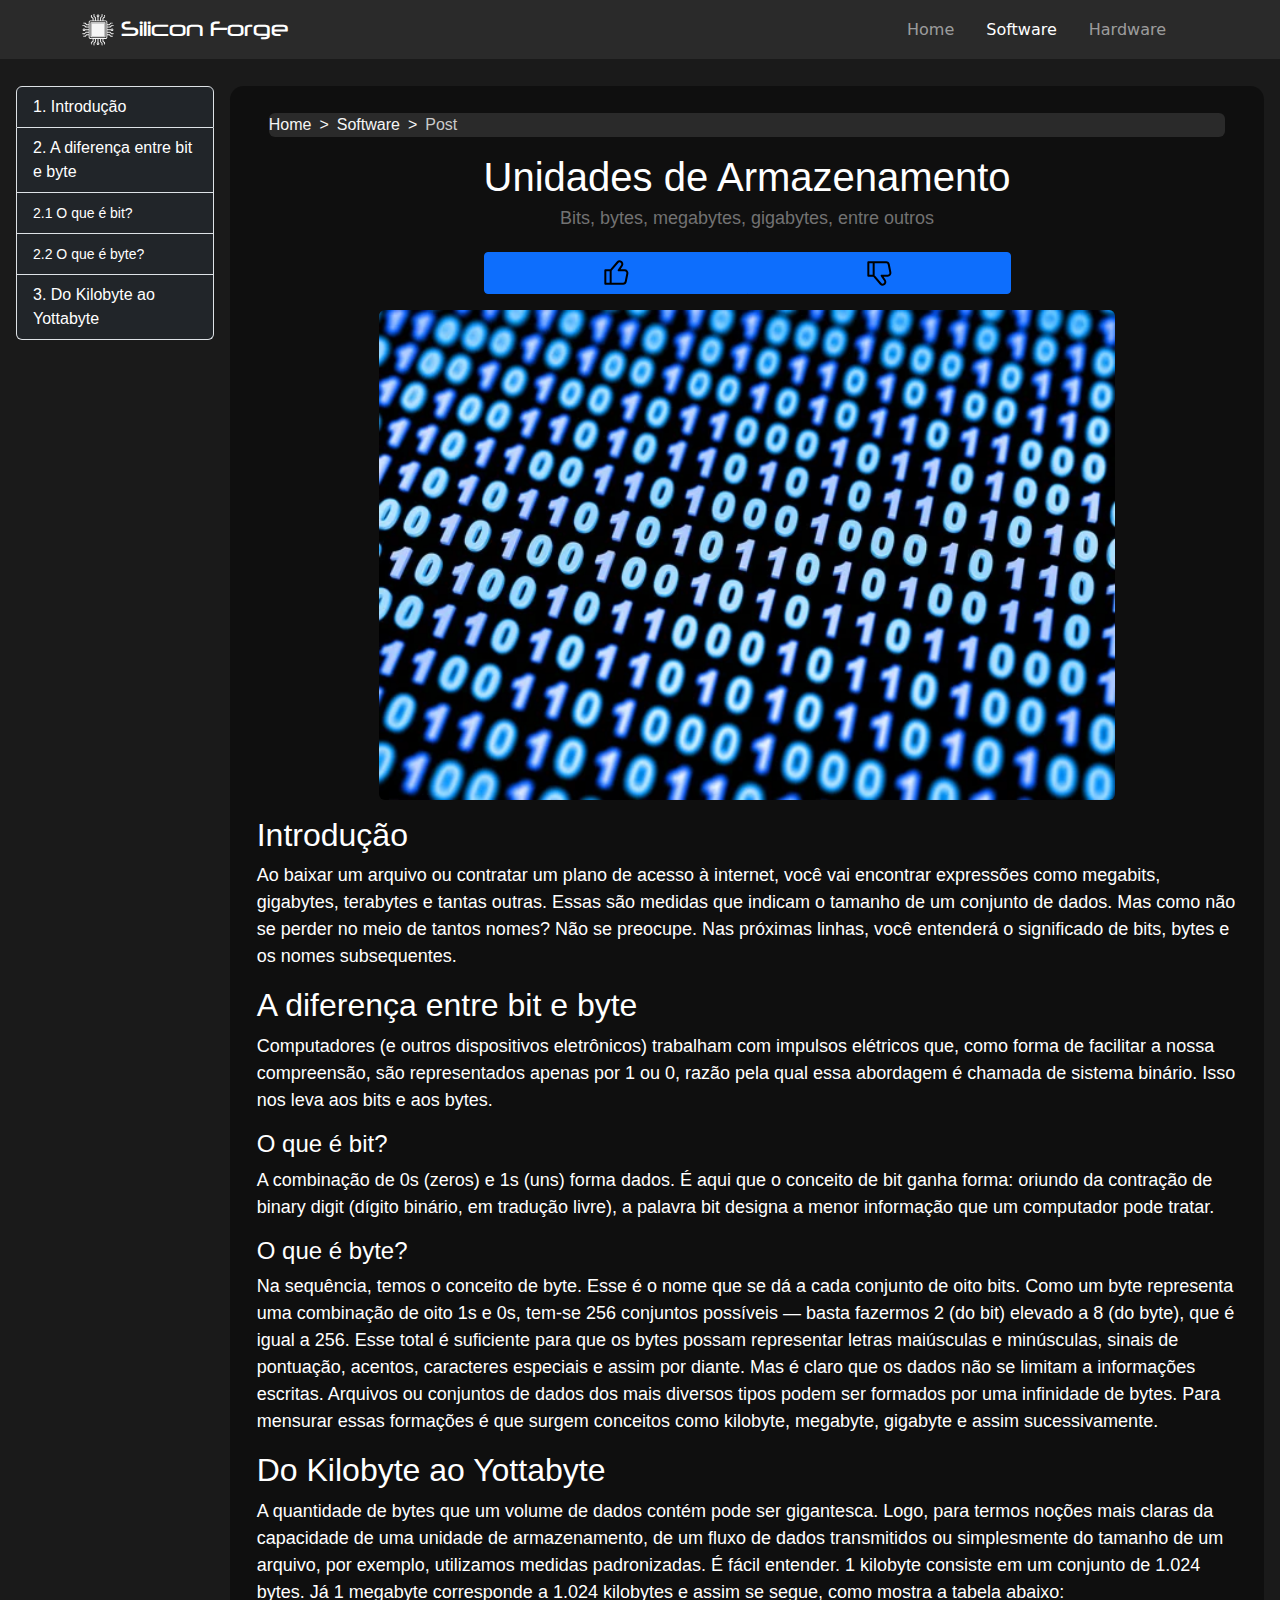
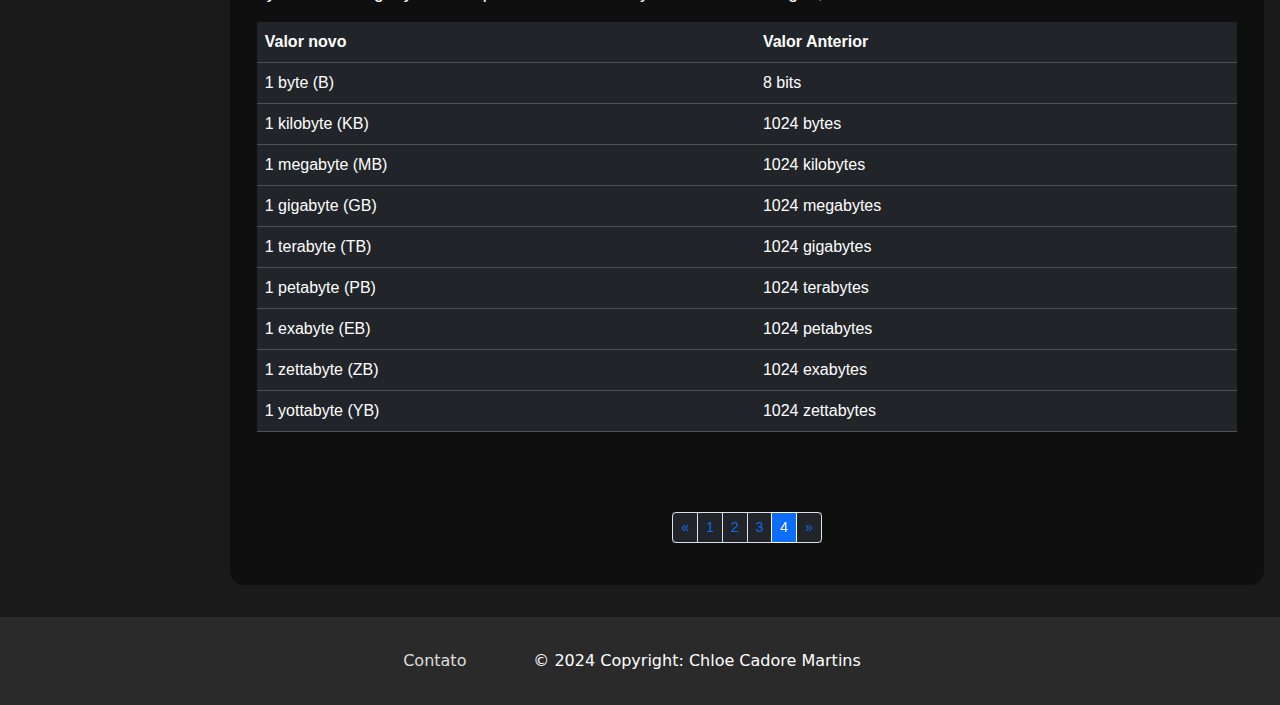
<file: res/pages/posts/software/unidades.html>
<!DOCTYPE html>
<html lang="en" class="h-100">

<head>
    <meta charset="utf-8" />
    <meta name="viewport" content="width=device-width, initial-scale=1, shrink-to-fit=no" />
    <meta name="description" content="" />
    <meta name="author" content="" />
    <title>Silicon Forge - Post</title>

    <link rel="icon" type="image/x-icon" href="../../../img/cpu.svg" />
    <link href="../../../styles/bootstrap/bootstrap.min.css" rel="stylesheet">
    <link href="../../../styles/layout.css" rel="stylesheet">
    <link href="../../../styles/breadcrumb.css" rel="stylesheet">
    <link rel="stylesheet" href="../../../styles/cardspost.css">
    <link rel="stylesheet" href="../../../styles/post.css">
    <link rel="stylesheet" href="../../../styles/fonts.css">
</head>

<body id="page-top" class="d-flex flex-column h-100">
    <nav class="navbar navbar-expand-lg navbar-dark fixed-top">
        <div class="container">
            <button class="navbar-toggler" type="button" data-bs-toggle="offcanvas" data-bs-target="#offcanvasNavbar"
                aria-controls="offcanvasNavbar" aria-label="Toggle navigation">
                <span class="navbar-toggler-icon"></span>
            </button>
            <button class="navbar-toggler btn btn-primary" type="button" data-bs-toggle="offcanvas"
                data-bs-target="#sumarioOffcanvas" aria-controls="sumarioOffcanvas" aria-label="Toggle navigation">
                <span>Abrir Sumário</span>
            </button>
            <div class="navbar-brand">
                <a class="website-logo" href="../../../../index.html">
                    <img src="../../../img/cpu.svg" class="logo" width="32" alt="An icon of a cpu">
                    Silicon Forge
                </a>
            </div>
            <div class="sidebar offcanvas offcanvas-start" tabindex="-1" id="offcanvasNavbar"
                aria-labelledby="offcanvasNavbarLabel">
                <div class="offcanvas-header">
                    <h5 class="offcanvas-title text-white border-bottom" id="offcanvasNavbarLabel">Silicon Forge</h5>
                    <button type="button" class="btn-close btn-close-white" data-bs-dismiss="offcanvas"
                        aria-label="Close"></button>
                </div>
                <div class="offcanvas-body">
                    <ul class="navbar-nav justify-content-end flex-grow-1 pe-3">
                        <li class="nav-item mx-2">
                            <a class="nav-link" href="../../../../index.html">Home</a>
                        </li>
                        <li class="nav-item mx-2">
                            <a class="nav-link active" aria-current="page" href="#">Software</a>
                        </li>
                        <li class="nav-item mx-2">
                            <a class="nav-link" href="../../categories/hardware.html">Hardware</a>
                        </li>
                    </ul>
                </div>
            </div>
        </div>
    </nav>

    <main>
        <div class="d-flex gap-3 m-3">
            <div class="offcanvas-md offcanvas-end text-white" tabindex="-1" id="sumarioOffcanvas"
                aria-labelledby="sumarioOffcanvasLabel">
                <div class="offcanvas-header bg-dark">
                    <h5 class="offcanvas-title" id="sumarioOffcanvasLabel">Sumário</h5>
                    <button type="button" class="btn-close btn-close-white" data-bs-dismiss="offcanvas"
                        aria-label="Close"></button>
                </div>
                <div class="offcanvas-body sumario bg-dark">
                    <ul class="list-group">
                        <a href="#Introducao" class="list-group-item list-group-item-action bg-dark text-white">1. Introdução</a>
                        <a href="#bitsebytes" class="list-group-item list-group-item-action bg-dark text-white">2. A diferença entre bit e byte</a>
                        <a href="#bit" class="list-group-item list-group-item-action bg-dark text-white"><small>2.1 O que é bit?</small></a>
                        <a href="#byte" class="list-group-item list-group-item-action bg-dark text-white"><small>2.2 O que é byte?</small></a>
                        <a href="#KbaoYb" class="list-group-item list-group-item-action bg-dark text-white">3. Do Kilobyte ao Yottabyte</a>
                    </ul>
                </div>
            </div>

            <div class="post-container container d-flex flex-column align-items-center text-white main mb-3 flex-grow-1">
                <div class="container">
                    <nav class="rounded" aria-label="breadcrumb">
                        <ol class="breadcrumb">
                            <li class="breadcrumb-item"><a href="../../../../index.html">Home</a></li>
                            <li class="breadcrumb-item"><a href="../../categories/software.html">Software</a></li>
                            <li class="breadcrumb-item active" aria-current="page">Post</li>
                        </ol>
                    </nav>
                </div>

                <div class="d-flex flex-column text-center">
                    <h1 class="blog-post-title">Unidades de Armazenamento</h1>
                    <p class="blog-post-subtitle">Bits, bytes, megabytes, gigabytes, entre outros</p>
                    <div class="btn-group !spacing mb-3" role="group" aria-label="Basic example">
                        <button id="btn-like" class="btn btn-primary btn-sm " type="button">
                            <svg width="32" viewBox="0 0 24 24" fill="none" xmlns="http://www.w3.org/2000/svg"><g id="SVGRepo_bgCarrier" stroke-width="0"></g><g id="SVGRepo_tracerCarrier" stroke-linecap="round" stroke-linejoin="round"></g><g id="SVGRepo_iconCarrier"> <path d="M8 10V20M8 10L4 9.99998V20L8 20M8 10L13.1956 3.93847C13.6886 3.3633 14.4642 3.11604 15.1992 3.29977L15.2467 3.31166C16.5885 3.64711 17.1929 5.21057 16.4258 6.36135L14 9.99998H18.5604C19.8225 9.99998 20.7691 11.1546 20.5216 12.3922L19.3216 18.3922C19.1346 19.3271 18.3138 20 17.3604 20L8 20" stroke="#000000" stroke-width="1.5" stroke-linecap="round" stroke-linejoin="round"></path> </g></svg>
                        </button>
                        <button id="btn-dislike" class="btn btn-primary btn-sm" type="button">
                            <svg width="32" viewBox="0 0 24 24" fill="none" xmlns="http://www.w3.org/2000/svg"><g id="SVGRepo_bgCarrier" stroke-width="0"></g><g id="SVGRepo_tracerCarrier" stroke-linecap="round" stroke-linejoin="round"></g><g id="SVGRepo_iconCarrier"> <path d="M8 14V4M8 14L4 14V4.00002L8 4M8 14L13.1956 20.0615C13.6886 20.6367 14.4642 20.884 15.1992 20.7002L15.2467 20.6883C16.5885 20.3529 17.1929 18.7894 16.4258 17.6387L14 14H18.5604C19.8225 14 20.7691 12.8454 20.5216 11.6078L19.3216 5.60779C19.1346 4.67294 18.3138 4.00002 17.3604 4.00002L8 4" stroke="#000000" stroke-width="1.5" stroke-linecap="round" stroke-linejoin="round"></path> </g></svg>
                        </button>
                    </div>
                </div>

                <img class="rounded mb-3" src="../../../img/artigos/unidades.jpeg" width="75%" alt="Header do Post">
                <div class="blog-post">
                    <section>
                        <h2 id="Introducao">Introdução</h2>
                        <p>
                            Ao baixar um arquivo ou contratar um plano de acesso à internet, você vai encontrar expressões como megabits, gigabytes,
                            terabytes e tantas outras. Essas são medidas que indicam o tamanho de um conjunto de dados. Mas como não se perder no
                            meio de tantos nomes?
                            
                            Não se preocupe. Nas próximas linhas, você entenderá o significado de bits, bytes e os nomes subsequentes.
                        </p>
                    </section>
                    <section>
                        <h2 id="bitsebytes">A diferença entre bit e byte</h2>
                        <p>
                            Computadores (e outros dispositivos eletrônicos) trabalham com impulsos elétricos que, como forma de facilitar a nossa
                            compreensão, são representados apenas por 1 ou 0, razão pela qual essa abordagem é chamada de sistema binário. Isso nos
                            leva aos bits e aos bytes.
                        </p>
                        <h4 id="bit">O que é bit?</h4>
                        <p>
                            A combinação de 0s (zeros) e 1s (uns) forma dados. É aqui que o conceito de bit ganha forma: oriundo da contração de
                            binary digit (dígito binário, em tradução livre), a palavra bit designa a menor informação que um computador pode
                            tratar.
                        </p>
                        <h4 id="byte">O que é byte?</h4>
                        <p>
                            Na sequência, temos o conceito de byte. Esse é o nome que se dá a cada conjunto de oito bits. Como um byte representa
                            uma combinação de oito 1s e 0s, tem-se 256 conjuntos possíveis — basta fazermos 2 (do bit) elevado a 8 (do byte), que é
                            igual a 256.
                            
                            Esse total é suficiente para que os bytes possam representar letras maiúsculas e minúsculas, sinais de pontuação,
                            acentos, caracteres especiais e assim por diante.
                            
                            Mas é claro que os dados não se limitam a informações escritas. Arquivos ou conjuntos de dados dos mais diversos tipos
                            podem ser formados por uma infinidade de bytes. Para mensurar essas formações é que surgem conceitos como kilobyte,
                            megabyte, gigabyte e assim sucessivamente.
                        </p>
                    </section>
                    <section>
                        <h2 id="KbaoYb">Do Kilobyte ao Yottabyte</h2>
                        <p>
                            A quantidade de bytes que um volume de dados contém pode ser gigantesca. Logo, para termos noções mais claras da
                            capacidade de uma unidade de armazenamento, de um fluxo de dados transmitidos ou simplesmente do tamanho de um arquivo,
                            por exemplo, utilizamos medidas padronizadas.

                            É fácil entender. 1 kilobyte consiste em um conjunto de 1.024 bytes. Já 1 megabyte corresponde a 1.024 kilobytes e assim
                            se segue, como mostra a tabela abaixo:
                        </p>
                        <table class="table table-dark">
                            <thead>
                                <tr>
                                    <th scope="col">Valor novo</th>
                                    <th scope="col">Valor Anterior</th>
                                </tr>
                            </thead>
                            <tbody>
                                <tr>
                                    <td>1 byte (B)</td>
                                    <td>8 bits</td>
                                </tr>
                                <tr>
                                    <td>1 kilobyte (KB)</td>
                                    <td>1024 bytes</td>
                                </tr>
                                <tr>
                                    <td>1 megabyte (MB)</td>
                                    <td>1024 kilobytes</td>
                                </tr>
                                <tr>
                                    <td>1 gigabyte (GB)</td>
                                    <td>1024 megabytes</td>
                                </tr>
                                <tr>
                                    <td>1 terabyte (TB)</td>
                                    <td>1024 gigabytes</td>
                                </tr>
                                <tr>
                                    <td>1 petabyte (PB)</td>
                                    <td>1024 terabytes</td>
                                </tr>
                                <tr>
                                    <td>1 exabyte (EB)</td>
                                    <td>1024 petabytes</td>
                                </tr>
                                <tr>
                                    <td>1 zettabyte (ZB)</td>
                                    <td>1024 exabytes</td>
                                </tr>
                                <tr>
                                    <td>1 yottabyte (YB)</td>
                                    <td>1024 zettabytes</td>
                                </tr>
                            </tbody>
                        </table>
                    </section>
                </div>

                <div>
                    <nav aria-label="Page navigation example">
                        <ul class="pagination pagination-sm">
                            <li class="page-item">
                                <a class="bg-dark page-link" href="./distroslinux.html" aria-label="Previous">
                                    <span aria-hidden="true">&laquo;</span>
                                </a>
                            </li>
                            <li class="page-item"><a class="bg-dark page-link" href="./distroslinux.html">1</a></li>
                            <li class="page-item"><a class="bg-dark page-link" href="./bootstrap.html">2</a></li>
                            <li class="page-item"><a class="bg-dark page-link" href="./malware.html">3</a></li>
                            <li class="page-item active"><a class="bg-primary page-link text-white" href="#">4</a></li>

                            <li class="page-item">
                                <a class="bg-dark page-link" href="./malware.html" aria-label="Next">
                                    <span aria-hidden="true">&raquo;</span>
                                </a>
                            </li>
                        </ul>
                    </nav>
                </div>
            </div>
        </div>
    </main>

    <footer class="text-white text-center text-lg-start footer mt-auto p-3">
        <div class="d-flex justify-content-center align-items-center">
            <ul class="m-0 p-0 d-flex flex-column align-items-center">
                <li>
                    <a class="nav-link" href="./res/pages/contato.html">Contato</a>
                </li>
            </ul>
            <div class="text-center p-3">
                © 2024 Copyright: Chloe Cadore Martins
            </div>
        </div>
    </footer>

    
    <div class="toast-container position-fixed bottom-0 end-0 p-3">
        <div id="toast-like" class="toast" role="alert" aria-live="assertive" aria-atomic="true">
            <div class="toast-body bg-dark text-white d-flex">
                Você deu like no post!
                <button type="button" class="btn-close btn-close-white ms-auto" data-bs-dismiss="toast" aria-label="Close"></button>
            </div>
        </div>
    </div>

    <div class="toast-container position-fixed bottom-0 end-0 p-3">
        <div id="toast-dislike" class="toast" role="alert" aria-live="assertive" aria-atomic="true">
            <div class="toast-body bg-dark text-white d-flex">
                Você deu dislike no post!
                <button type="button" class="btn-close btn-close-white ms-auto" data-bs-dismiss="toast" aria-label="Close"></button>
            </div>
        </div>
    </div>

    <!-- Bootstrap core JS-->
    <script src="../../../js/bootstrap/bootstrap.bundle.min.js"></script>
    <!-- Core theme JS-->
    <script src="../../../js/scripts.js"></script>
</body>

</html>
</file>
<file: res/styles/layout.css>
main {
    font-family: Helvetica, Arial, sans-serif;
}

body {
    background: #1a1a1a;
    padding-top: 70px;
}

nav, footer {
    background-color: #2a2a2a;
}

p {
    font-size: large;
}

@media (max-width: 991px) {
    .sidebar {
        background-color: #2a2a2a;
    }
}

.main {
    background-color: rgba(0, 0, 0, 0.4);
    border-radius: 1.5ch;
    padding: 3ch;
}

.website-logo {
    font-family: neuropool, sans-serif;
    color: #fff;
    text-decoration: none;
}

footer .d-flex {
    gap: 5ch;

    @media (max-width: 768px) {
        flex-direction: column;
        gap: 0;
    }
}

footer ul {
    list-style-type: none;
}
footer ul a:link {
    color: #ffffffd9;
    text-decoration: none;
}
footer ul a:visited {
    color: #ffffffd9;
    text-decoration: none;
}
footer ul a:hover {
    color: #fff;
    text-decoration: underline;
}
footer ul a:active {
    color: #fff;
    text-decoration: underline;
}
</file>
<file: res/styles/fonts.css>
@font-face {
    font-family: neuropool;
    src: url(../data/neuropool.otf);
}
</file>
<file: res/styles/cardspost.css>
.card-title.card-link a {
    text-decoration: none;
}
.card {
    width:100%!important;
}
.card-img-div {
    max-width: 15%;
}
.card-body {
    width: min-content;
}
</file>
<file: res/styles/breadcrumb.css>
.breadcrumb-item + .breadcrumb-item::before {
    content: ">";
    color: #f5f5f5; 
}

.breadcrumb-item a {
    color: #f5f5f5;
    text-decoration: none;
}

.breadcrumb-item a:hover {
    text-decoration: underline;
}

.breadcrumb-item.active {
    color: #cacaca;
}
</file>
<file: res/styles/categories.css>
.card {
    width: 20rem;
}
</file>
<file: res/styles/post.css>
.blog-post {
    margin-bottom: 4rem;
}

.blog-post-title {
    margin-bottom: .25rem;
    font-size: 2.5rem;
}

.blog-post-subtitle {
    margin-bottom: 1.25rem;
    color: #727272;
}

.blog-footer {
    padding: 2.5rem 0;
    color: #727272;
    text-align: center;
    background-color: #f9f9f9;
    border-top: .05rem solid #e5e5e5;
}

.blog-footer p:last-child {
    margin-bottom: 0;
}

.sumario {
    position: sticky;
    top: 80px;
    overflow-y: auto;
}

h2 {
    scroll-margin-top: 100px;
}

@media (max-width: 768px) {
    .post-container {
        width: 100%;
    }
    .blog-post img {
        width: 90%;
    }
}

.pagination .active a {
    border-color: #fff;
}
</file>
